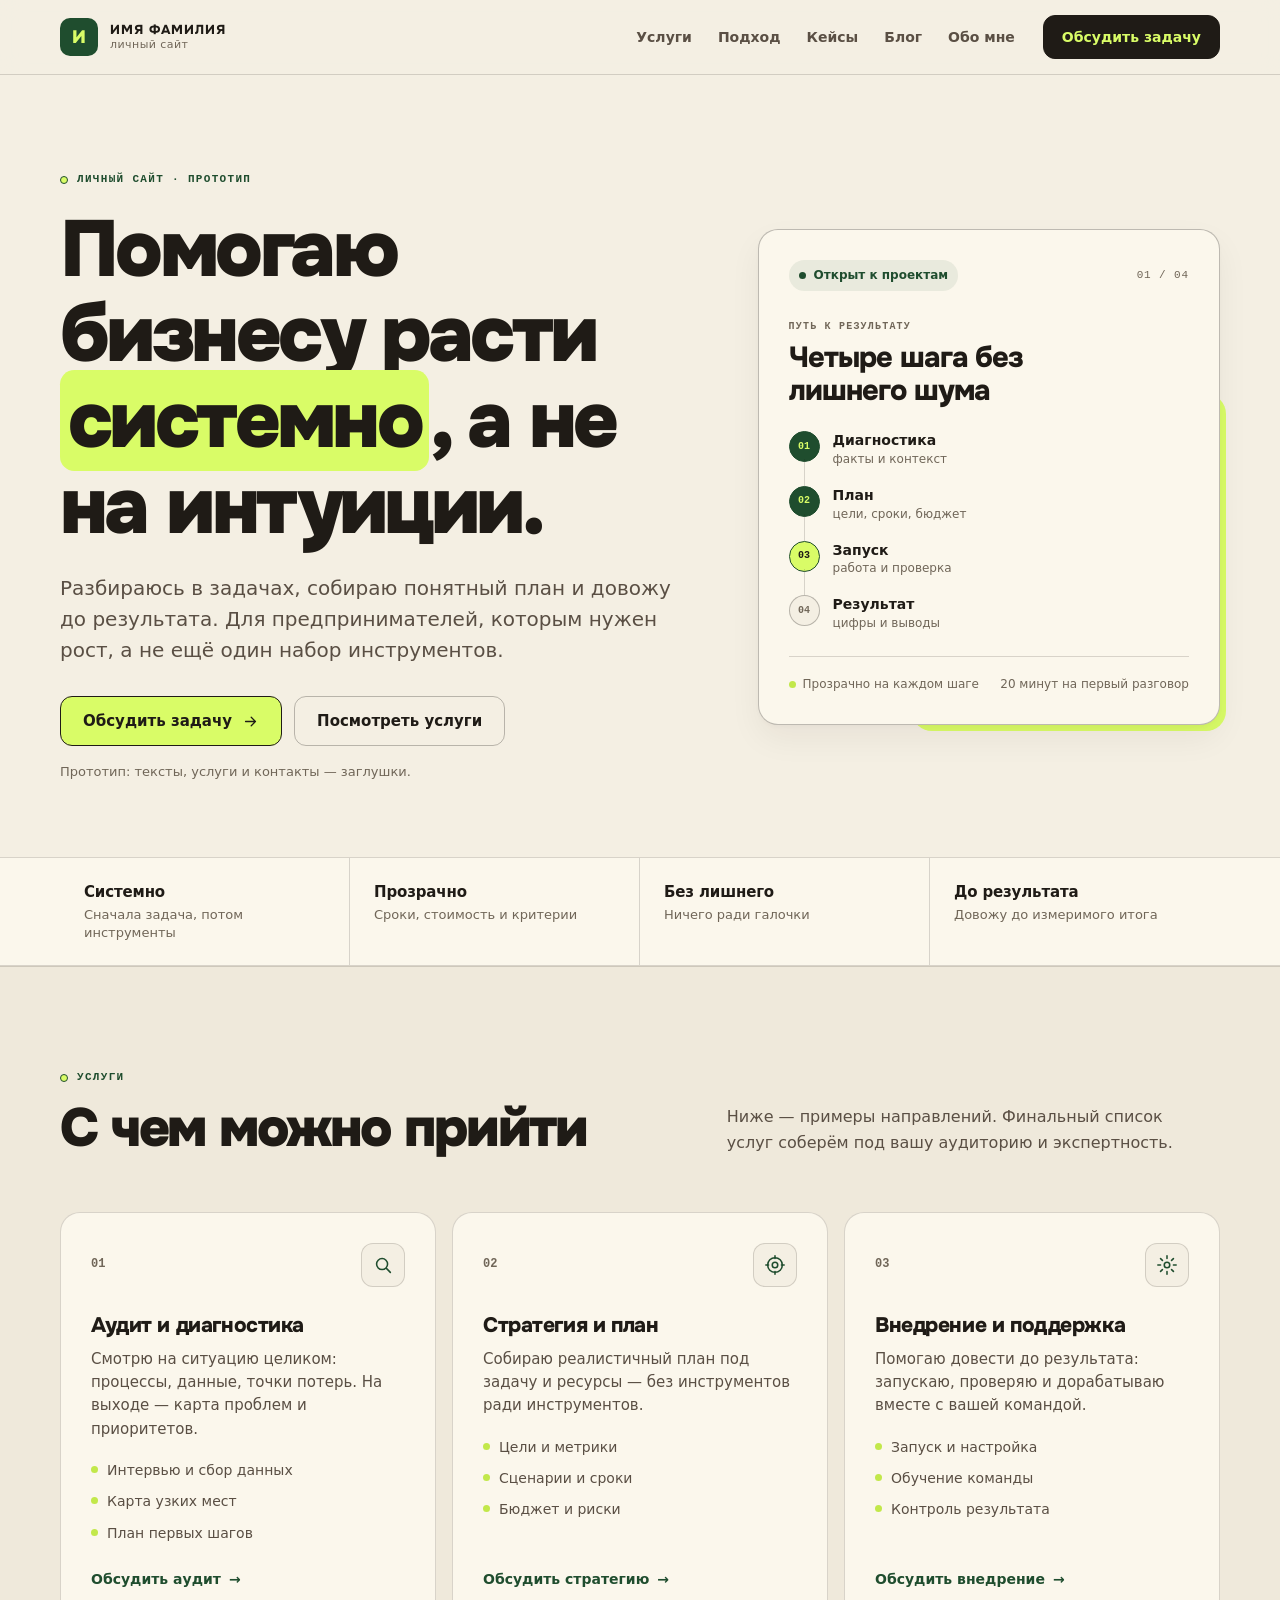
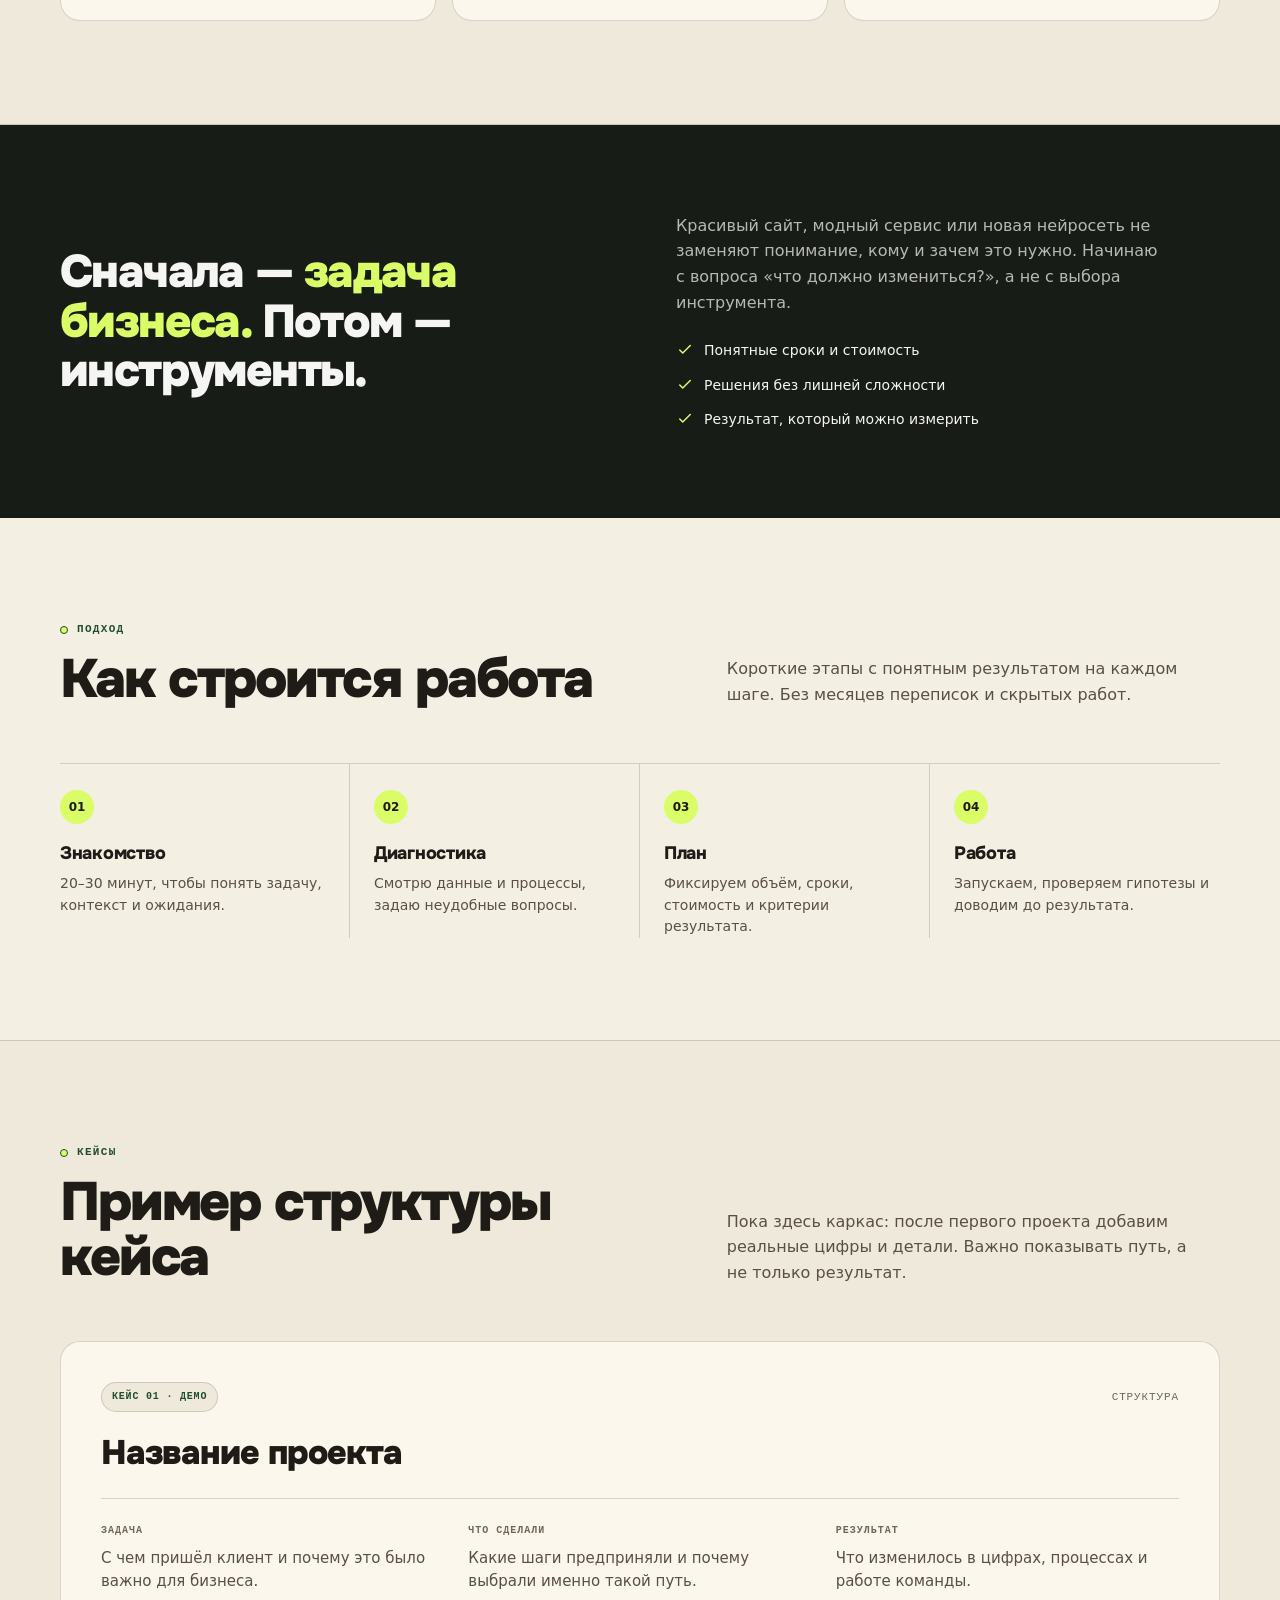
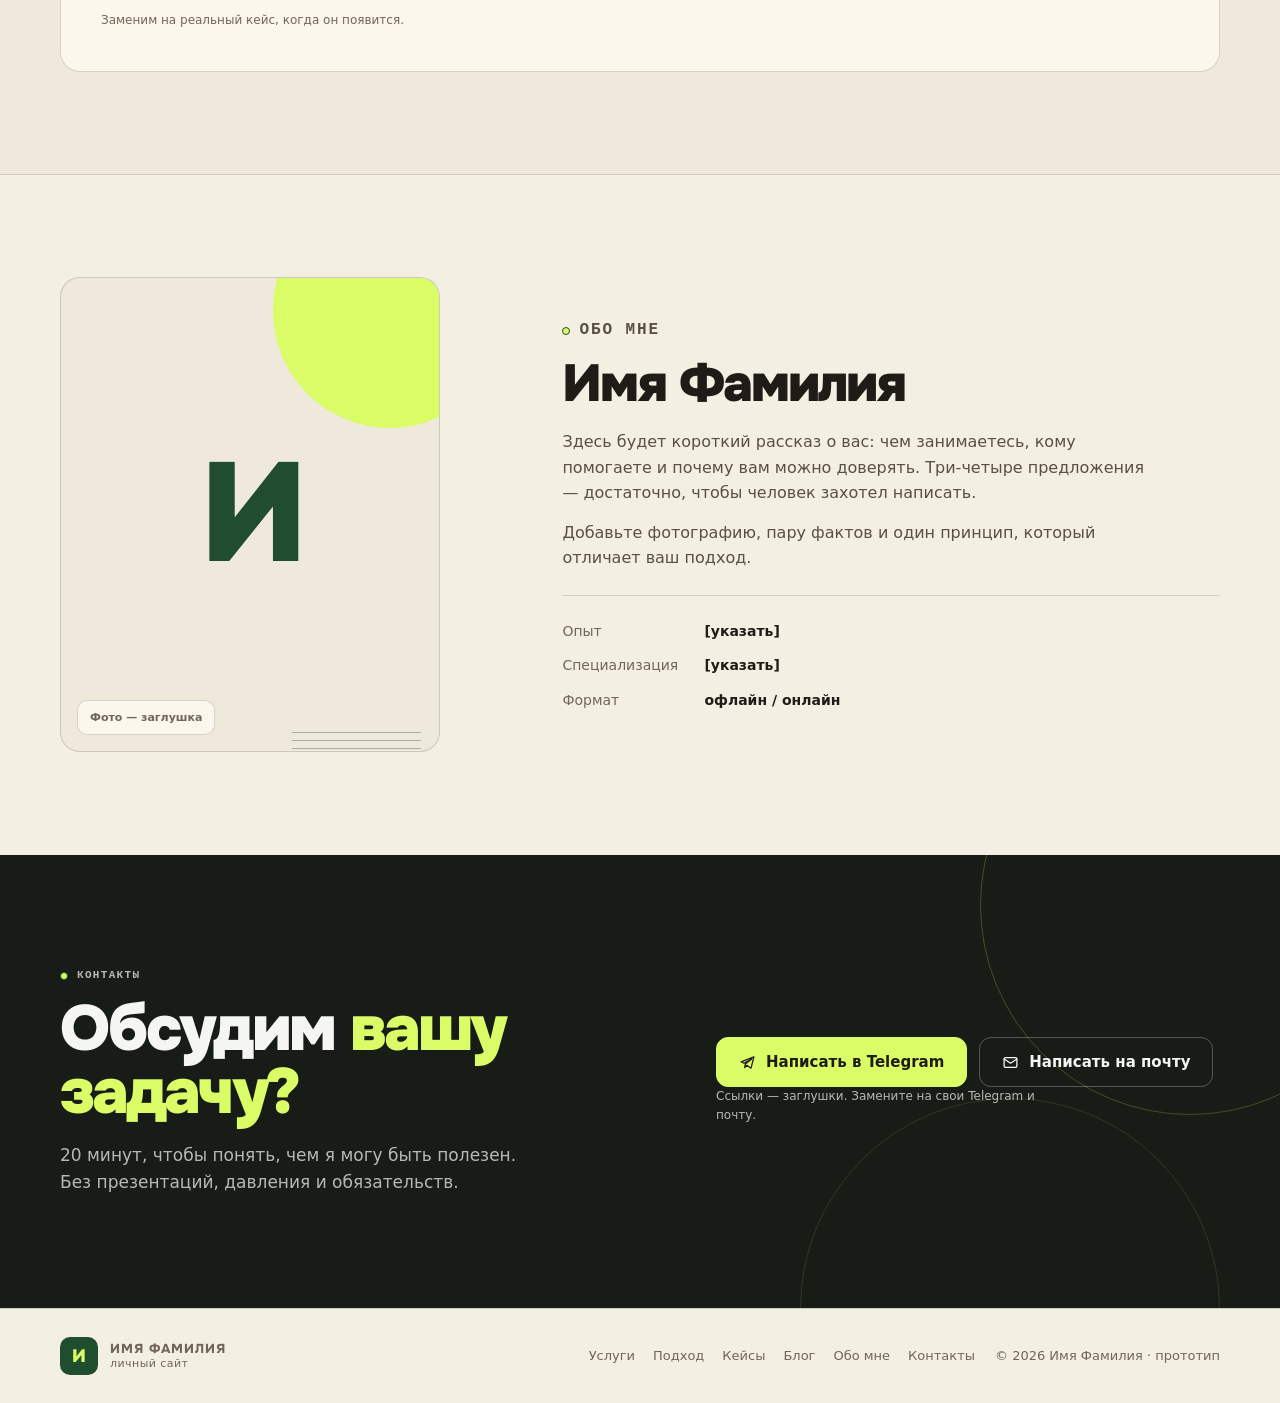
<file: index.html>
<!--
---
project: личный сайт
source: прототип на основе визуального стиля comandos.ai
date: 2026-10-26
tags: [сайт, прототип, дизайн, личный-бренд]
---
-->
<!DOCTYPE html>
<html lang="ru">
<head>
  <meta charset="UTF-8">
  <meta name="viewport" content="width=device-width, initial-scale=1, viewport-fit=cover">
  <meta name="description" content="Прототип личного бизнес-сайта: структура, тексты-заглушки и оформление в тёплой бумажной палитре с тёмно-зелёным и лаймовым акцентом.">
  <meta name="robots" content="noindex, nofollow">
  <meta name="theme-color" content="#F4EFE3">
  <title>Имя Фамилия — личный сайт (прототип)</title>
  <link rel="preconnect" href="https://fonts.googleapis.com">
  <link rel="preconnect" href="https://fonts.gstatic.com" crossorigin>
  <link href="https://fonts.googleapis.com/css2?family=Onest:wght@400;500;600;700;800;900&display=swap" rel="stylesheet">
  <link rel="stylesheet" href="style.css">
</head>
<body>
  <a class="skip" href="#main">К содержанию</a>

  <header class="site-header">
    <div class="container header-inner">
      <a class="brand" href="#top" aria-label="На главную">
        <span class="brand__mark" aria-hidden="true">И</span>
        <span class="brand__text">
          <strong>ИМЯ ФАМИЛИЯ</strong>
          <small>личный сайт</small>
        </span>
      </a>

      <input class="nav-toggle" type="checkbox" id="nav-toggle">
      <label class="nav-burger" for="nav-toggle" aria-label="Открыть меню">
        <span></span>
        <span></span>
      </label>

      <nav class="nav" aria-label="Основное меню">
        <a href="#services">Услуги</a>
        <a href="#approach">Подход</a>
        <a href="#cases">Кейсы</a>
        <a href="blog.html">Блог</a>
        <a href="#about">Обо мне</a>
        <a class="btn btn--primary nav-cta" href="#contact">Обсудить задачу</a>
      </nav>

      <a class="btn btn--primary header-cta" href="#contact">Обсудить задачу</a>
    </div>
  </header>

  <main id="main">
    <section class="hero" id="top">
      <div class="container hero__grid">
        <div class="hero__copy">
          <p class="eyebrow"><span class="eyebrow__dot"></span>Личный сайт · прототип</p>
          <h1>Помогаю бизнесу расти <span class="mark">системно</span>, а не на интуиции.</h1>
          <p class="lead">Разбираюсь в задачах, собираю понятный план и довожу до результата. Для предпринимателей, которым нужен рост, а не ещё один набор инструментов.</p>
          <div class="hero__actions">
            <a class="btn btn--primary" href="#contact">
              Обсудить задачу
              <svg viewBox="0 0 24 24" aria-hidden="true"><path d="M5 12h14M13 6l6 6-6 6"/></svg>
            </a>
            <a class="btn btn--outline" href="#services">Посмотреть услуги</a>
          </div>
          <p class="note">Прототип: тексты, услуги и контакты — заглушки.</p>
        </div>

        <div class="hero__visual">
          <aside class="hero-card" aria-label="Схема работы">
            <div class="hero-card__top">
              <span class="status"><i></i>Открыт к проектам</span>
              <span class="mono">01 / 04</span>
            </div>
            <p class="hero-card__label">Путь к результату</p>
            <p class="hero-card__title">Четыре шага без лишнего шума</p>
            <ol class="timeline">
              <li class="is-done">
                <span class="timeline__n">01</span>
                <span class="timeline__body">
                  <b>Диагностика</b>
                  <small>факты и контекст</small>
                </span>
              </li>
              <li class="is-done">
                <span class="timeline__n">02</span>
                <span class="timeline__body">
                  <b>План</b>
                  <small>цели, сроки, бюджет</small>
                </span>
              </li>
              <li class="is-active">
                <span class="timeline__n">03</span>
                <span class="timeline__body">
                  <b>Запуск</b>
                  <small>работа и проверка</small>
                </span>
              </li>
              <li>
                <span class="timeline__n">04</span>
                <span class="timeline__body">
                  <b>Результат</b>
                  <small>цифры и выводы</small>
                </span>
              </li>
            </ol>
            <div class="hero-card__foot">
              <span><i></i>Прозрачно на каждом шаге</span>
              <span>20 минут на первый разговор</span>
            </div>
          </aside>
        </div>
      </div>
    </section>

    <section class="values" aria-label="Принципы работы">
      <div class="container values__grid">
        <div class="value">
          <b>Системно</b>
          <span>Сначала задача, потом инструменты</span>
        </div>
        <div class="value">
          <b>Прозрачно</b>
          <span>Сроки, стоимость и критерии</span>
        </div>
        <div class="value">
          <b>Без лишнего</b>
          <span>Ничего ради галочки</span>
        </div>
        <div class="value">
          <b>До результата</b>
          <span>Довожу до измеримого итога</span>
        </div>
      </div>
    </section>

    <section class="section section--paper2" id="services">
      <div class="container">
        <div class="section-head">
          <div>
            <p class="eyebrow"><span class="eyebrow__dot"></span>Услуги</p>
            <h2>С чем можно прийти</h2>
          </div>
          <p>Ниже — примеры направлений. Финальный список услуг соберём под вашу аудиторию и экспертность.</p>
        </div>

        <div class="services">
          <article class="service">
            <div class="service__top">
              <span class="service__num">01</span>
              <span class="service__icon" aria-hidden="true">
                <svg viewBox="0 0 24 24"><circle cx="11" cy="11" r="6"/><path d="m16 16 4 4"/></svg>
              </span>
            </div>
            <h3>Аудит и диагностика</h3>
            <p>Смотрю на ситуацию целиком: процессы, данные, точки потерь. На выходе — карта проблем и приоритетов.</p>
            <ul class="ticks">
              <li>Интервью и сбор данных</li>
              <li>Карта узких мест</li>
              <li>План первых шагов</li>
            </ul>
            <a class="text-link" href="#contact">Обсудить аудит <span aria-hidden="true">→</span></a>
          </article>

          <article class="service">
            <div class="service__top">
              <span class="service__num">02</span>
              <span class="service__icon" aria-hidden="true">
                <svg viewBox="0 0 24 24"><circle cx="12" cy="12" r="8"/><circle cx="12" cy="12" r="3"/><path d="M12 2v3M12 19v3M2 12h3M19 12h3"/></svg>
              </span>
            </div>
            <h3>Стратегия и план</h3>
            <p>Собираю реалистичный план под задачу и ресурсы — без инструментов ради инструментов.</p>
            <ul class="ticks">
              <li>Цели и метрики</li>
              <li>Сценарии и сроки</li>
              <li>Бюджет и риски</li>
            </ul>
            <a class="text-link" href="#contact">Обсудить стратегию <span aria-hidden="true">→</span></a>
          </article>

          <article class="service">
            <div class="service__top">
              <span class="service__num">03</span>
              <span class="service__icon" aria-hidden="true">
                <svg viewBox="0 0 24 24"><circle cx="12" cy="12" r="3"/><path d="M12 2v3M12 19v3M2 12h3M19 12h3M5 5l2 2M17 17l2 2M19 5l-2 2M7 17l-2 2"/></svg>
              </span>
            </div>
            <h3>Внедрение и поддержка</h3>
            <p>Помогаю довести до результата: запускаю, проверяю и дорабатываю вместе с вашей командой.</p>
            <ul class="ticks">
              <li>Запуск и настройка</li>
              <li>Обучение команды</li>
              <li>Контроль результата</li>
            </ul>
            <a class="text-link" href="#contact">Обсудить внедрение <span aria-hidden="true">→</span></a>
          </article>
        </div>
      </div>
    </section>

    <section class="principle" aria-label="Принцип работы">
      <div class="container principle__grid">
        <blockquote>Сначала — <em>задача бизнеса.</em> Потом — инструменты.</blockquote>
        <div class="principle__body">
          <p>Красивый сайт, модный сервис или новая нейросеть не заменяют понимание, кому и зачем это нужно. Начинаю с вопроса «что должно измениться?», а не с выбора инструмента.</p>
          <ul class="principle__list">
            <li>
              <svg viewBox="0 0 24 24" aria-hidden="true"><path d="m5 12 4 4L19 6"/></svg>
              Понятные сроки и стоимость
            </li>
            <li>
              <svg viewBox="0 0 24 24" aria-hidden="true"><path d="m5 12 4 4L19 6"/></svg>
              Решения без лишней сложности
            </li>
            <li>
              <svg viewBox="0 0 24 24" aria-hidden="true"><path d="m5 12 4 4L19 6"/></svg>
              Результат, который можно измерить
            </li>
          </ul>
        </div>
      </div>
    </section>

    <section class="section" id="approach">
      <div class="container">
        <div class="section-head">
          <div>
            <p class="eyebrow"><span class="eyebrow__dot"></span>Подход</p>
            <h2>Как строится работа</h2>
          </div>
          <p>Короткие этапы с понятным результатом на каждом шаге. Без месяцев переписок и скрытых работ.</p>
        </div>

        <div class="process">
          <div class="step">
            <span class="step__n">01</span>
            <h3>Знакомство</h3>
            <p>20–30 минут, чтобы понять задачу, контекст и ожидания.</p>
          </div>
          <div class="step">
            <span class="step__n">02</span>
            <h3>Диагностика</h3>
            <p>Смотрю данные и процессы, задаю неудобные вопросы.</p>
          </div>
          <div class="step">
            <span class="step__n">03</span>
            <h3>План</h3>
            <p>Фиксируем объём, сроки, стоимость и критерии результата.</p>
          </div>
          <div class="step">
            <span class="step__n">04</span>
            <h3>Работа</h3>
            <p>Запускаем, проверяем гипотезы и доводим до результата.</p>
          </div>
        </div>
      </div>
    </section>

    <section class="section section--paper2" id="cases">
      <div class="container">
        <div class="section-head">
          <div>
            <p class="eyebrow"><span class="eyebrow__dot"></span>Кейсы</p>
            <h2>Пример структуры кейса</h2>
          </div>
          <p>Пока здесь каркас: после первого проекта добавим реальные цифры и детали. Важно показывать путь, а не только результат.</p>
        </div>

        <article class="case">
          <div class="case__top">
            <span class="tag">Кейс 01 · демо</span>
            <span class="mono">Структура</span>
          </div>
          <h3>Название проекта</h3>
          <div class="case__grid">
            <div>
              <p class="case__label">Задача</p>
              <p>С чем пришёл клиент и почему это было важно для бизнеса.</p>
            </div>
            <div>
              <p class="case__label">Что сделали</p>
              <p>Какие шаги предприняли и почему выбрали именно такой путь.</p>
            </div>
            <div>
              <p class="case__label">Результат</p>
              <p>Что изменилось в цифрах, процессах и работе команды.</p>
            </div>
          </div>
          <p class="case__note">Заменим на реальный кейс, когда он появится.</p>
        </article>
      </div>
    </section>

    <section class="section" id="about">
      <div class="container about">
        <div class="portrait" aria-label="Место для фотографии">
          <span class="portrait__mark" aria-hidden="true">И</span>
          <span class="portrait__badge">Фото — заглушка</span>
        </div>
        <div>
          <p class="eyebrow"><span class="eyebrow__dot"></span>Обо мне</p>
          <h2>Имя Фамилия</h2>
          <p>Здесь будет короткий рассказ о вас: чем занимаетесь, кому помогаете и почему вам можно доверять. Три-четыре предложения — достаточно, чтобы человек захотел написать.</p>
          <p>Добавьте фотографию, пару фактов и один принцип, который отличает ваш подход.</p>
          <dl class="about__facts">
            <div class="about__fact">
              <dt>Опыт</dt>
              <dd>[указать]</dd>
            </div>
            <div class="about__fact">
              <dt>Специализация</dt>
              <dd>[указать]</dd>
            </div>
            <div class="about__fact">
              <dt>Формат</dt>
              <dd>офлайн / онлайн</dd>
            </div>
          </dl>
        </div>
      </div>
    </section>

    <section class="cta" id="contact">
      <div class="container cta__grid">
        <div>
          <p class="eyebrow"><span class="eyebrow__dot"></span>Контакты</p>
          <h2>Обсудим <em>вашу задачу?</em></h2>
          <p>20 минут, чтобы понять, чем я могу быть полезен. Без презентаций, давления и обязательств.</p>
        </div>
        <div>
          <div class="cta__actions">
            <a class="btn btn--lime" href="https://t.me/username">
              <svg viewBox="0 0 24 24" aria-hidden="true"><path d="m21 4-4 16-6-4-3 3 1-5 9-7-11 6-4-2 18-7Z"/></svg>
              Написать в Telegram
            </a>
            <a class="btn btn--ghost-light" href="mailto:hello@example.com">
              <svg viewBox="0 0 24 24" aria-hidden="true"><rect x="3" y="5" width="18" height="14" rx="2"/><path d="m3 7 9 6 9-6"/></svg>
              Написать на почту
            </a>
          </div>
          <p class="cta__note">Ссылки — заглушки. Замените на свои Telegram и почту.</p>
        </div>
      </div>
    </section>
  </main>

  <footer class="site-footer">
    <div class="container footer-inner">
      <a class="brand" href="#top" aria-label="На главную">
        <span class="brand__mark" aria-hidden="true">И</span>
        <span class="brand__text">
          <strong>ИМЯ ФАМИЛИЯ</strong>
          <small>личный сайт</small>
        </span>
      </a>
      <nav class="footer-nav" aria-label="Меню в подвале">
        <a href="#services">Услуги</a>
        <a href="#approach">Подход</a>
        <a href="#cases">Кейсы</a>
        <a href="blog.html">Блог</a>
        <a href="#about">Обо мне</a>
        <a href="#contact">Контакты</a>
      </nav>
      <span>© 2026 Имя Фамилия · прототип</span>
    </div>
  </footer>

  <script>
    const navToggle = document.getElementById("nav-toggle");
    document.querySelectorAll(".nav a").forEach((link) => {
      link.addEventListener("click", () => {
        navToggle.checked = false;
      });
    });
    document.addEventListener("keydown", (event) => {
      if (event.key === "Escape") {
        navToggle.checked = false;
      }
    });
  </script>
</body>
</html>
</file>
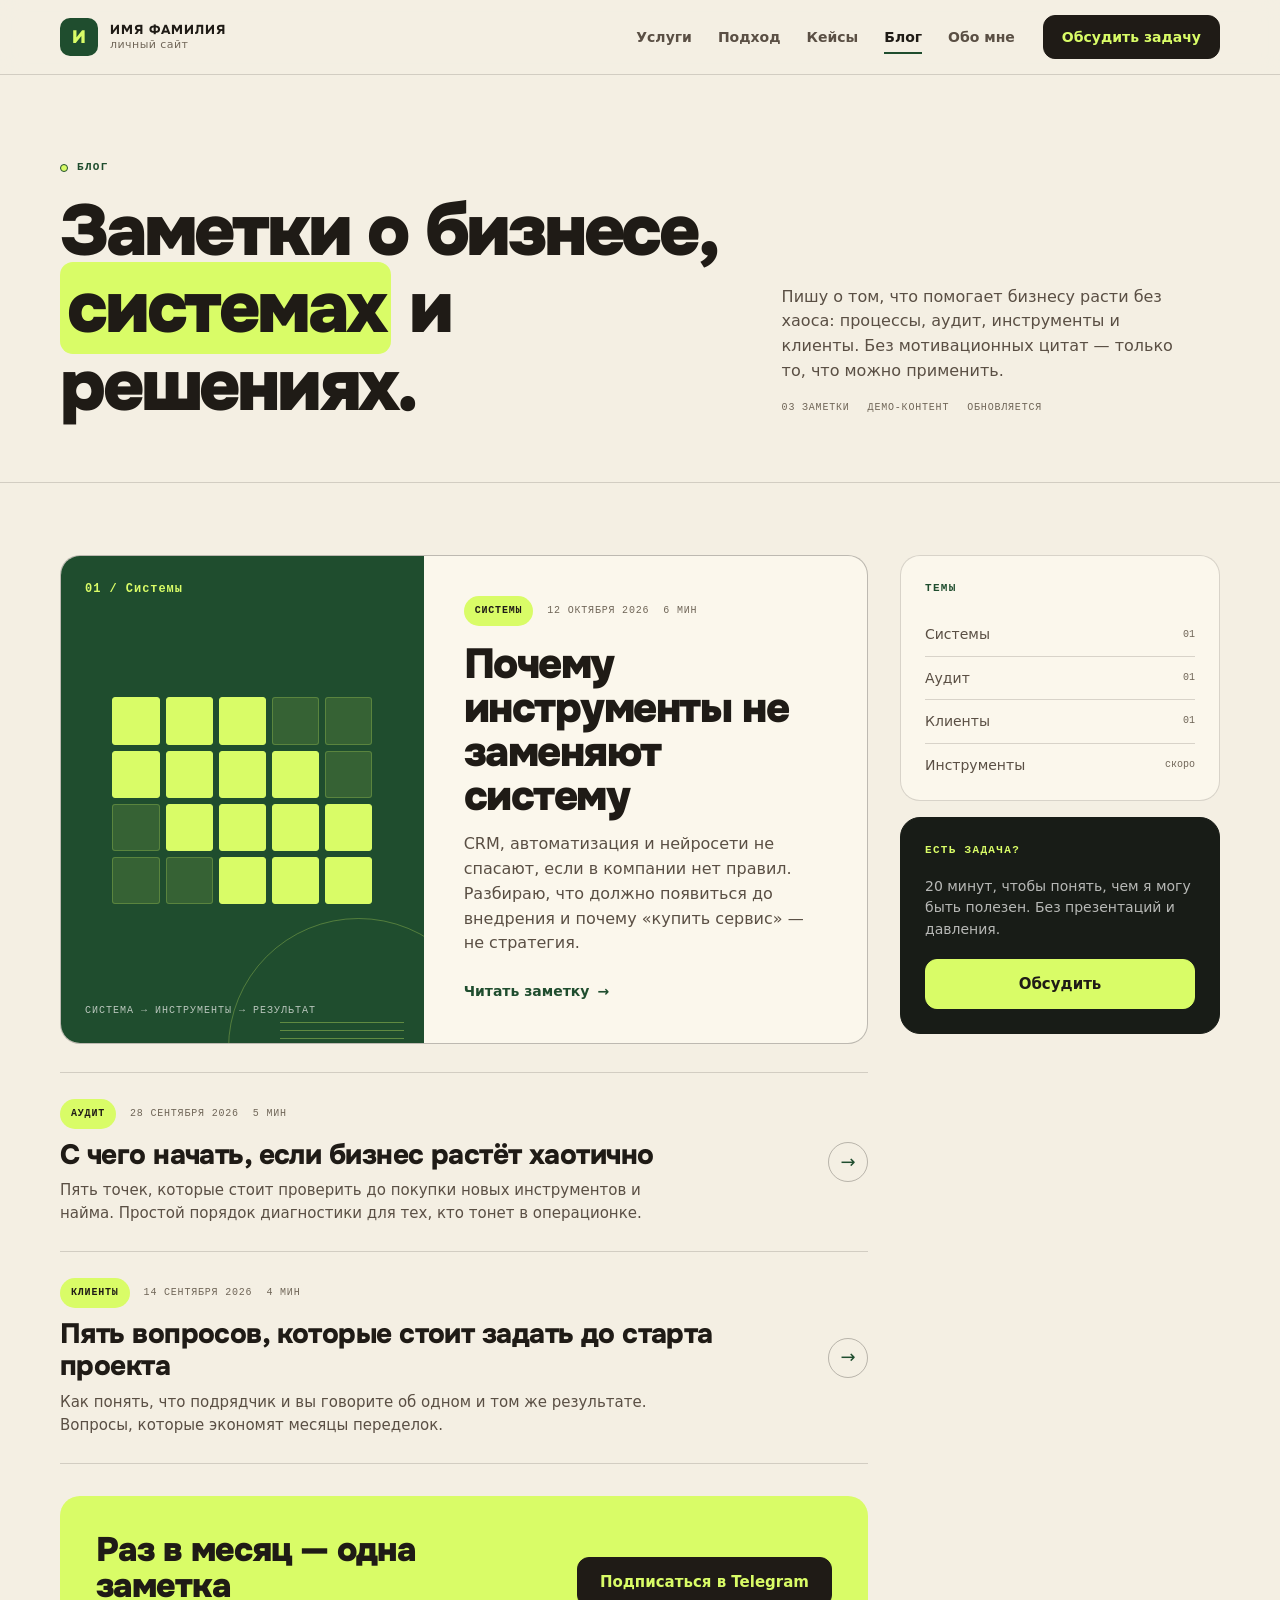
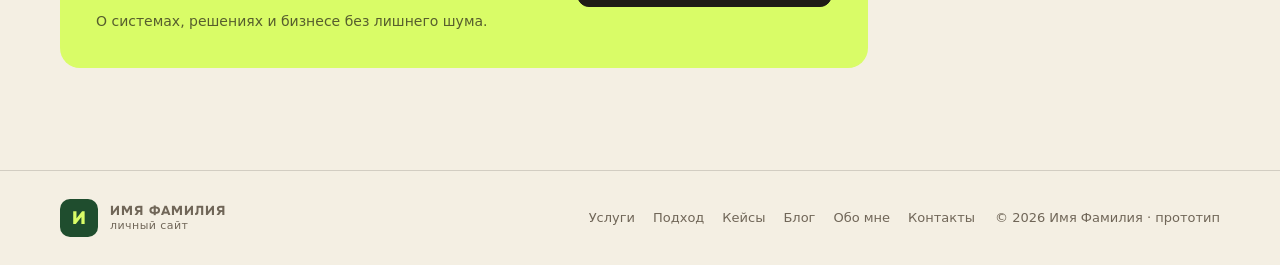
<file: blog.html>
<!--
---
project: личный сайт
source: прототип блога в дизайн-системе проекта
date: 2026-10-27
tags: [сайт, блог, прототип, дизайн]
---
-->
<!DOCTYPE html>
<html lang="ru">
<head>
  <meta charset="UTF-8">
  <meta name="viewport" content="width=device-width, initial-scale=1, viewport-fit=cover">
  <meta name="description" content="Блог личного сайта: заметки о бизнесе, системах, аудите и клиентах. Демо-контент прототипа.">
  <meta name="robots" content="noindex, nofollow">
  <meta name="theme-color" content="#F4EFE3">
  <title>Блог — Имя Фамилия</title>
  <link rel="preconnect" href="https://fonts.googleapis.com">
  <link rel="preconnect" href="https://fonts.gstatic.com" crossorigin>
  <link href="https://fonts.googleapis.com/css2?family=Onest:wght@400;500;600;700;800;900&display=swap" rel="stylesheet">
  <link rel="stylesheet" href="style.css">
  <link rel="stylesheet" href="blog.css">
</head>
<body>
  <a class="skip" href="#main">К содержанию</a>

  <header class="site-header">
    <div class="container header-inner">
      <a class="brand" href="index.html" aria-label="На главную">
        <span class="brand__mark" aria-hidden="true">И</span>
        <span class="brand__text">
          <strong>ИМЯ ФАМИЛИЯ</strong>
          <small>личный сайт</small>
        </span>
      </a>

      <input class="nav-toggle" type="checkbox" id="nav-toggle">
      <label class="nav-burger" for="nav-toggle" aria-label="Открыть меню">
        <span></span>
        <span></span>
      </label>

      <nav class="nav" aria-label="Основное меню">
        <a href="index.html#services">Услуги</a>
        <a href="index.html#approach">Подход</a>
        <a href="index.html#cases">Кейсы</a>
        <a href="blog.html" aria-current="page">Блог</a>
        <a href="index.html#about">Обо мне</a>
        <a class="btn btn--primary nav-cta" href="index.html#contact">Обсудить задачу</a>
      </nav>

      <a class="btn btn--primary header-cta" href="index.html#contact">Обсудить задачу</a>
    </div>
  </header>

  <main id="main">
    <section class="blog-hero">
      <div class="container">
        <p class="eyebrow"><span class="eyebrow__dot"></span>Блог</p>
        <div class="blog-hero__grid">
          <h1>Заметки о бизнесе, <span class="mark">системах</span> и решениях.</h1>
          <div class="blog-hero__aside">
            <p>Пишу о том, что помогает бизнесу расти без хаоса: процессы, аудит, инструменты и клиенты. Без мотивационных цитат — только то, что можно применить.</p>
            <p class="blog-hero__meta"><span>03 заметки</span><span>демо-контент</span><span>обновляется</span></p>
          </div>
        </div>
      </div>
    </section>

    <section class="blog-section">
      <div class="container blog-layout">
        <div class="blog-main">
          <article class="featured-post">
            <div class="featured-post__visual" aria-hidden="true">
              <span class="featured-post__num">01 / Системы</span>
              <div class="featured-post__diagram">
                <span class="is-on"></span><span class="is-on"></span><span class="is-on"></span><span></span><span></span>
                <span class="is-on"></span><span class="is-on"></span><span class="is-on"></span><span class="is-on"></span><span></span>
                <span></span><span class="is-on"></span><span class="is-on"></span><span class="is-on"></span><span class="is-on"></span>
                <span></span><span></span><span class="is-on"></span><span class="is-on"></span><span class="is-on"></span>
              </div>
              <p class="featured-post__caption">Система → инструменты → результат</p>
            </div>
            <div class="featured-post__body">
              <div class="post-meta">
                <span class="tag">Системы</span>
                <time datetime="2026-10-12">12 октября 2026</time>
                <span>6 мин</span>
              </div>
              <h2><a href="articles/why-tools-dont-replace-systems.html">Почему инструменты не заменяют систему</a></h2>
              <p>CRM, автоматизация и нейросети не спасают, если в компании нет правил. Разбираю, что должно появиться до внедрения и почему «купить сервис» — не стратегия.</p>
              <a class="text-link" href="articles/why-tools-dont-replace-systems.html">Читать заметку <span aria-hidden="true">→</span></a>
            </div>
          </article>

          <div class="post-list">
            <article class="post-row">
              <div>
                <div class="post-meta">
                  <span class="tag">Аудит</span>
                  <time datetime="2026-09-28">28 сентября 2026</time>
                  <span>5 мин</span>
                </div>
                <h3><a href="articles/where-to-start-when-business-grows-chaotically.html">С чего начать, если бизнес растёт хаотично</a></h3>
                <p>Пять точек, которые стоит проверить до покупки новых инструментов и найма. Простой порядок диагностики для тех, кто тонет в операционке.</p>
              </div>
              <span class="post-row__arrow" aria-hidden="true">→</span>
            </article>

            <article class="post-row">
              <div>
                <div class="post-meta">
                  <span class="tag">Клиенты</span>
                  <time datetime="2026-09-14">14 сентября 2026</time>
                  <span>4 мин</span>
                </div>
                <h3><a href="articles/five-questions-before-project.html">Пять вопросов, которые стоит задать до старта проекта</a></h3>
                <p>Как понять, что подрядчик и вы говорите об одном и том же результате. Вопросы, которые экономят месяцы переделок.</p>
              </div>
              <span class="post-row__arrow" aria-hidden="true">→</span>
            </article>
          </div>

          <div class="blog-cta">
            <div>
              <h2>Раз в месяц — одна заметка</h2>
              <p>О системах, решениях и бизнесе без лишнего шума.</p>
            </div>
            <a class="btn btn--primary" href="https://t.me/username">Подписаться в Telegram</a>
          </div>
        </div>

        <aside class="blog-side">
          <div class="side-card">
            <p class="eyebrow">Темы</p>
            <ul class="topic-list">
              <li>Системы <span>01</span></li>
              <li>Аудит <span>01</span></li>
              <li>Клиенты <span>01</span></li>
              <li>Инструменты <span>скоро</span></li>
            </ul>
          </div>
          <div class="side-card side-card--dark">
            <p class="eyebrow">Есть задача?</p>
            <p>20 минут, чтобы понять, чем я могу быть полезен. Без презентаций и давления.</p>
            <a class="btn btn--lime" href="index.html#contact">Обсудить</a>
          </div>
        </aside>
      </div>
    </section>
  </main>

  <footer class="site-footer">
    <div class="container footer-inner">
      <a class="brand" href="index.html" aria-label="На главную">
        <span class="brand__mark" aria-hidden="true">И</span>
        <span class="brand__text">
          <strong>ИМЯ ФАМИЛИЯ</strong>
          <small>личный сайт</small>
        </span>
      </a>
      <nav class="footer-nav" aria-label="Меню в подвале">
        <a href="index.html#services">Услуги</a>
        <a href="index.html#approach">Подход</a>
        <a href="index.html#cases">Кейсы</a>
        <a href="blog.html">Блог</a>
        <a href="index.html#about">Обо мне</a>
        <a href="index.html#contact">Контакты</a>
      </nav>
      <span>© 2026 Имя Фамилия · прототип</span>
    </div>
  </footer>

  <script>
    const navToggle = document.getElementById("nav-toggle");
    document.querySelectorAll(".nav a").forEach((link) => {
      link.addEventListener("click", () => {
        navToggle.checked = false;
      });
    });
    document.addEventListener("keydown", (event) => {
      if (event.key === "Escape") {
        navToggle.checked = false;
      }
    });
  </script>
</body>
</html>
</file>
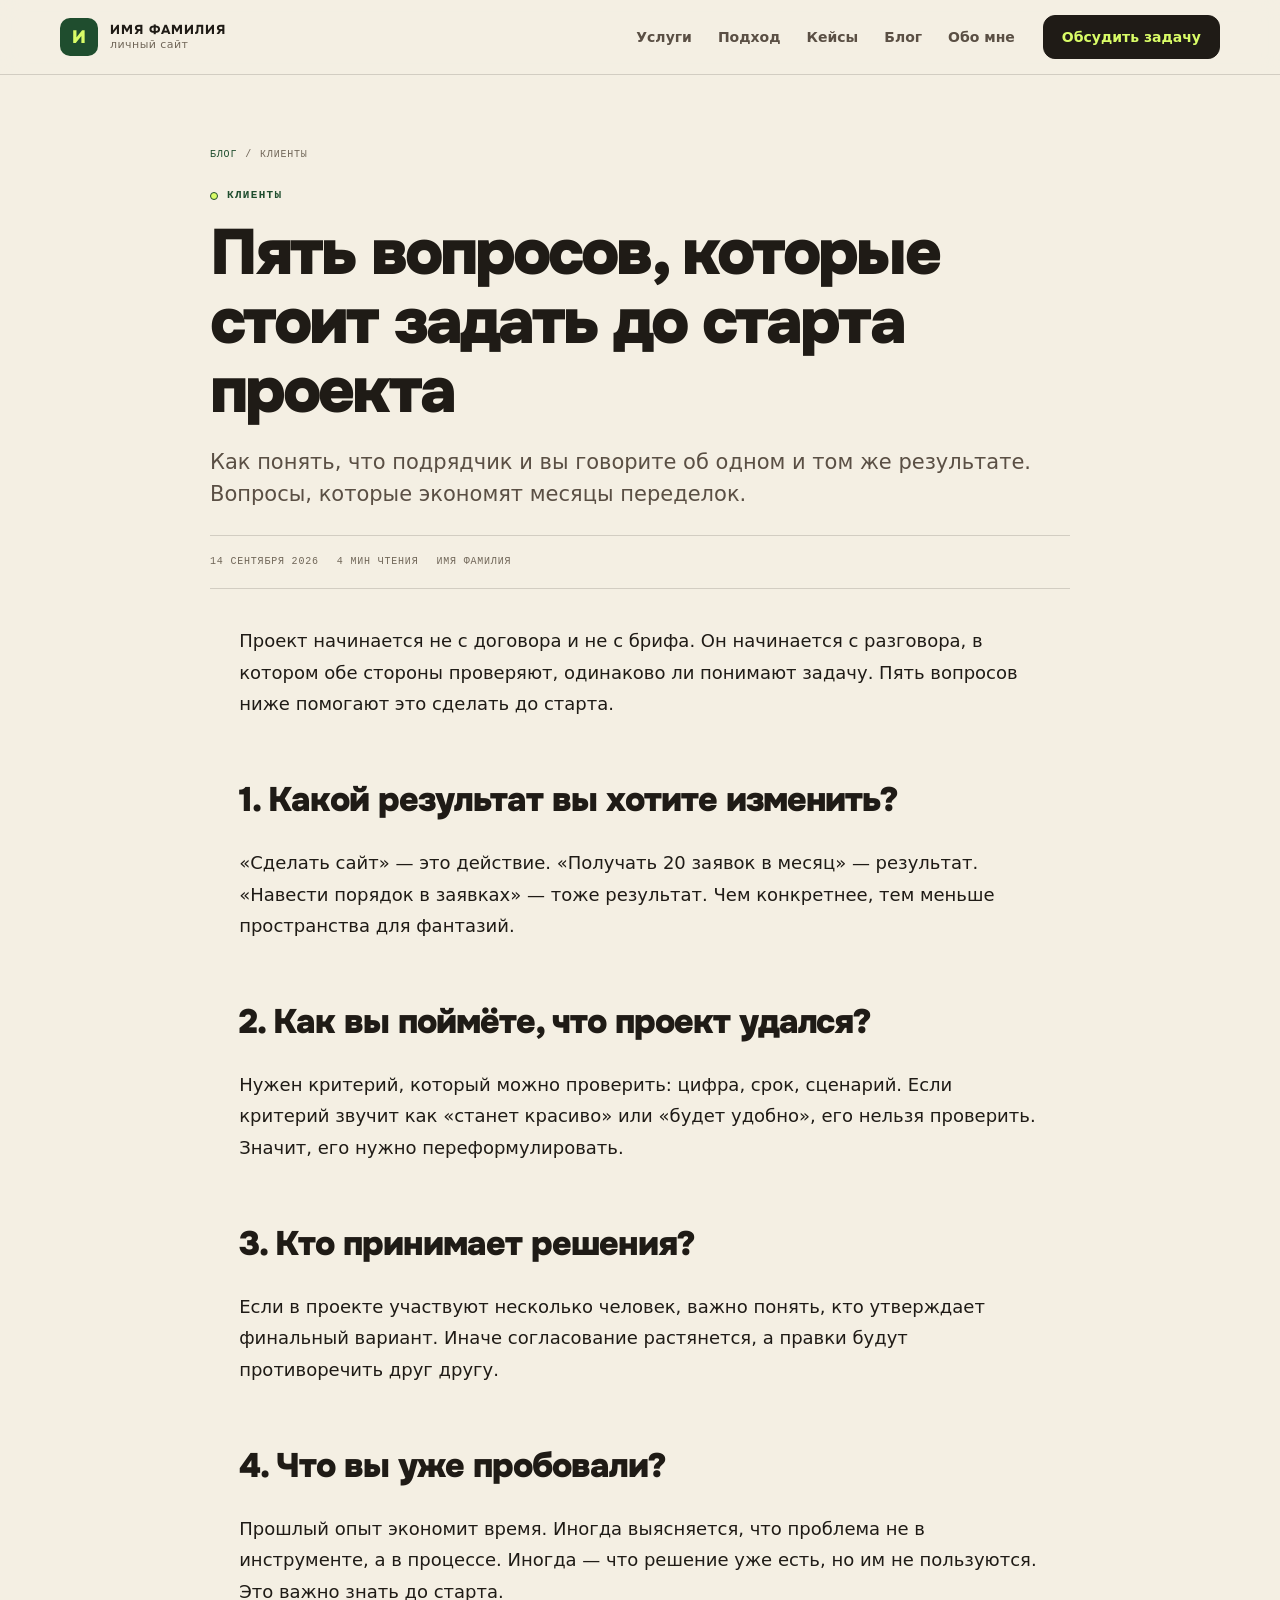
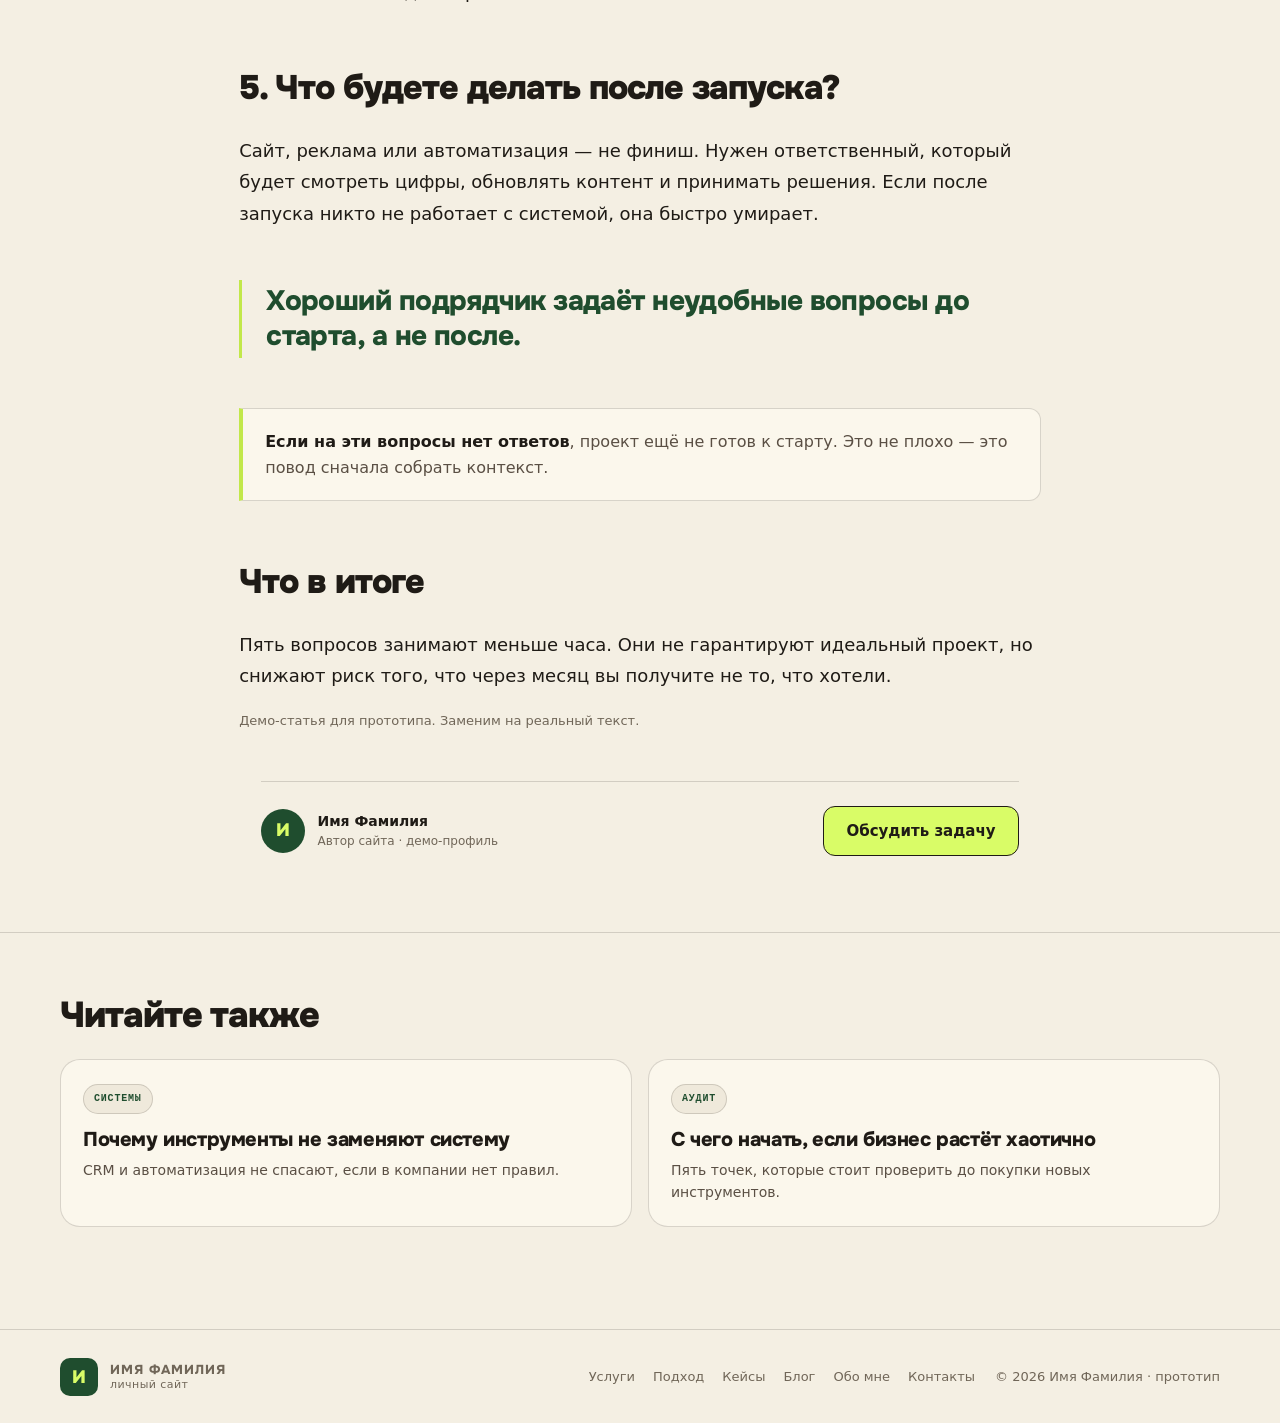
<file: articles/five-questions-before-project.html>
<!--
---
project: личный сайт
source: демо-статья для прототипа блога
date: 2026-09-14
tags: [блог, статья, клиенты, запуск]
---
-->
<!DOCTYPE html>
<html lang="ru">
<head>
  <meta charset="UTF-8">
  <meta name="viewport" content="width=device-width, initial-scale=1, viewport-fit=cover">
  <meta name="description" content="Пять вопросов, которые стоит задать до старта проекта, чтобы не потратить месяцы на переделки.">
  <meta name="robots" content="noindex, nofollow">
  <meta name="theme-color" content="#F4EFE3">
  <title>Пять вопросов до старта проекта — Блог</title>
  <link rel="preconnect" href="https://fonts.googleapis.com">
  <link rel="preconnect" href="https://fonts.gstatic.com" crossorigin>
  <link href="https://fonts.googleapis.com/css2?family=Onest:wght@400;500;600;700;800;900&display=swap" rel="stylesheet">
  <link rel="stylesheet" href="../style.css">
  <link rel="stylesheet" href="../blog.css">
</head>
<body>
  <div class="reading-progress" aria-hidden="true"><span></span></div>
  <a class="skip" href="#main">К содержанию</a>

  <header class="site-header">
    <div class="container header-inner">
      <a class="brand" href="../index.html" aria-label="На главную">
        <span class="brand__mark" aria-hidden="true">И</span>
        <span class="brand__text">
          <strong>ИМЯ ФАМИЛИЯ</strong>
          <small>личный сайт</small>
        </span>
      </a>

      <input class="nav-toggle" type="checkbox" id="nav-toggle">
      <label class="nav-burger" for="nav-toggle" aria-label="Открыть меню">
        <span></span>
        <span></span>
      </label>

      <nav class="nav" aria-label="Основное меню">
        <a href="../index.html#services">Услуги</a>
        <a href="../index.html#approach">Подход</a>
        <a href="../index.html#cases">Кейсы</a>
        <a href="../blog.html">Блог</a>
        <a href="../index.html#about">Обо мне</a>
        <a class="btn btn--primary nav-cta" href="../index.html#contact">Обсудить задачу</a>
      </nav>

      <a class="btn btn--primary header-cta" href="../index.html#contact">Обсудить задачу</a>
    </div>
  </header>

  <main id="main" class="article-page">
    <article class="article">
      <div class="container article__container">
        <nav class="breadcrumbs" aria-label="Хлебные крошки">
          <a href="../blog.html">Блог</a>
          <span aria-hidden="true">/</span>
          <span>Клиенты</span>
        </nav>

        <p class="eyebrow"><span class="eyebrow__dot"></span>Клиенты</p>
        <h1>Пять вопросов, которые стоит задать до старта проекта</h1>
        <p class="article__lead">Как понять, что подрядчик и вы говорите об одном и том же результате. Вопросы, которые экономят месяцы переделок.</p>
        <div class="article__meta">
          <time datetime="2026-09-14">14 сентября 2026</time>
          <span>4 мин чтения</span>
          <span>Имя Фамилия</span>
        </div>

        <div class="article__content">
          <p>Проект начинается не с договора и не с брифа. Он начинается с разговора, в котором обе стороны проверяют, одинаково ли понимают задачу. Пять вопросов ниже помогают это сделать до старта.</p>

          <h2>1. Какой результат вы хотите изменить?</h2>
          <p>«Сделать сайт» — это действие. «Получать 20 заявок в месяц» — результат. «Навести порядок в заявках» — тоже результат. Чем конкретнее, тем меньше пространства для фантазий.</p>

          <h2>2. Как вы поймёте, что проект удался?</h2>
          <p>Нужен критерий, который можно проверить: цифра, срок, сценарий. Если критерий звучит как «станет красиво» или «будет удобно», его нельзя проверить. Значит, его нужно переформулировать.</p>

          <h2>3. Кто принимает решения?</h2>
          <p>Если в проекте участвуют несколько человек, важно понять, кто утверждает финальный вариант. Иначе согласование растянется, а правки будут противоречить друг другу.</p>

          <h2>4. Что вы уже пробовали?</h2>
          <p>Прошлый опыт экономит время. Иногда выясняется, что проблема не в инструменте, а в процессе. Иногда — что решение уже есть, но им не пользуются. Это важно знать до старта.</p>

          <h2>5. Что будете делать после запуска?</h2>
          <p>Сайт, реклама или автоматизация — не финиш. Нужен ответственный, который будет смотреть цифры, обновлять контент и принимать решения. Если после запуска никто не работает с системой, она быстро умирает.</p>

          <blockquote>
            <p>Хороший подрядчик задаёт неудобные вопросы до старта, а не после.</p>
          </blockquote>

          <div class="callout">
            <p><strong>Если на эти вопросы нет ответов</strong>, проект ещё не готов к старту. Это не плохо — это повод сначала собрать контекст.</p>
          </div>

          <h2>Что в итоге</h2>
          <p>Пять вопросов занимают меньше часа. Они не гарантируют идеальный проект, но снижают риск того, что через месяц вы получите не то, что хотели.</p>

          <p class="note">Демо-статья для прототипа. Заменим на реальный текст.</p>
        </div>

        <div class="article__footer">
          <div class="author-card">
            <span class="author-card__mark" aria-hidden="true">И</span>
            <div>
              <b>Имя Фамилия</b>
              <span>Автор сайта · демо-профиль</span>
            </div>
          </div>
          <a class="btn btn--primary" href="../index.html#contact">Обсудить задачу</a>
        </div>
      </div>
    </article>

    <section class="related">
      <div class="container">
        <h2>Читайте также</h2>
        <div class="related__grid">
          <a class="related-card" href="why-tools-dont-replace-systems.html">
            <span class="tag">Системы</span>
            <h3>Почему инструменты не заменяют систему</h3>
            <p>CRM и автоматизация не спасают, если в компании нет правил.</p>
          </a>
          <a class="related-card" href="where-to-start-when-business-grows-chaotically.html">
            <span class="tag">Аудит</span>
            <h3>С чего начать, если бизнес растёт хаотично</h3>
            <p>Пять точек, которые стоит проверить до покупки новых инструментов.</p>
          </a>
        </div>
      </div>
    </section>
  </main>

  <footer class="site-footer">
    <div class="container footer-inner">
      <a class="brand" href="../index.html" aria-label="На главную">
        <span class="brand__mark" aria-hidden="true">И</span>
        <span class="brand__text">
          <strong>ИМЯ ФАМИЛИЯ</strong>
          <small>личный сайт</small>
        </span>
      </a>
      <nav class="footer-nav" aria-label="Меню в подвале">
        <a href="../index.html#services">Услуги</a>
        <a href="../index.html#approach">Подход</a>
        <a href="../index.html#cases">Кейсы</a>
        <a href="../blog.html">Блог</a>
        <a href="../index.html#about">Обо мне</a>
        <a href="../index.html#contact">Контакты</a>
      </nav>
      <span>© 2026 Имя Фамилия · прототип</span>
    </div>
  </footer>

  <script>
    const navToggle = document.getElementById("nav-toggle");
    document.querySelectorAll(".nav a").forEach((link) => {
      link.addEventListener("click", () => {
        navToggle.checked = false;
      });
    });
    document.addEventListener("keydown", (event) => {
      if (event.key === "Escape") {
        navToggle.checked = false;
      }
    });

    const progress = document.querySelector(".reading-progress span");
    const content = document.querySelector(".article__content");
    if (progress && content) {
      const updateProgress = () => {
        const rect = content.getBoundingClientRect();
        const total = content.offsetHeight - window.innerHeight;
        const value = total > 0 ? Math.min(1, Math.max(0, -rect.top / total)) : 0;
        progress.style.transform = `scaleX(${value})`;
      };
      window.addEventListener("scroll", updateProgress, { passive: true });
      window.addEventListener("resize", updateProgress);
      updateProgress();
    }
  </script>
</body>
</html>
</file>
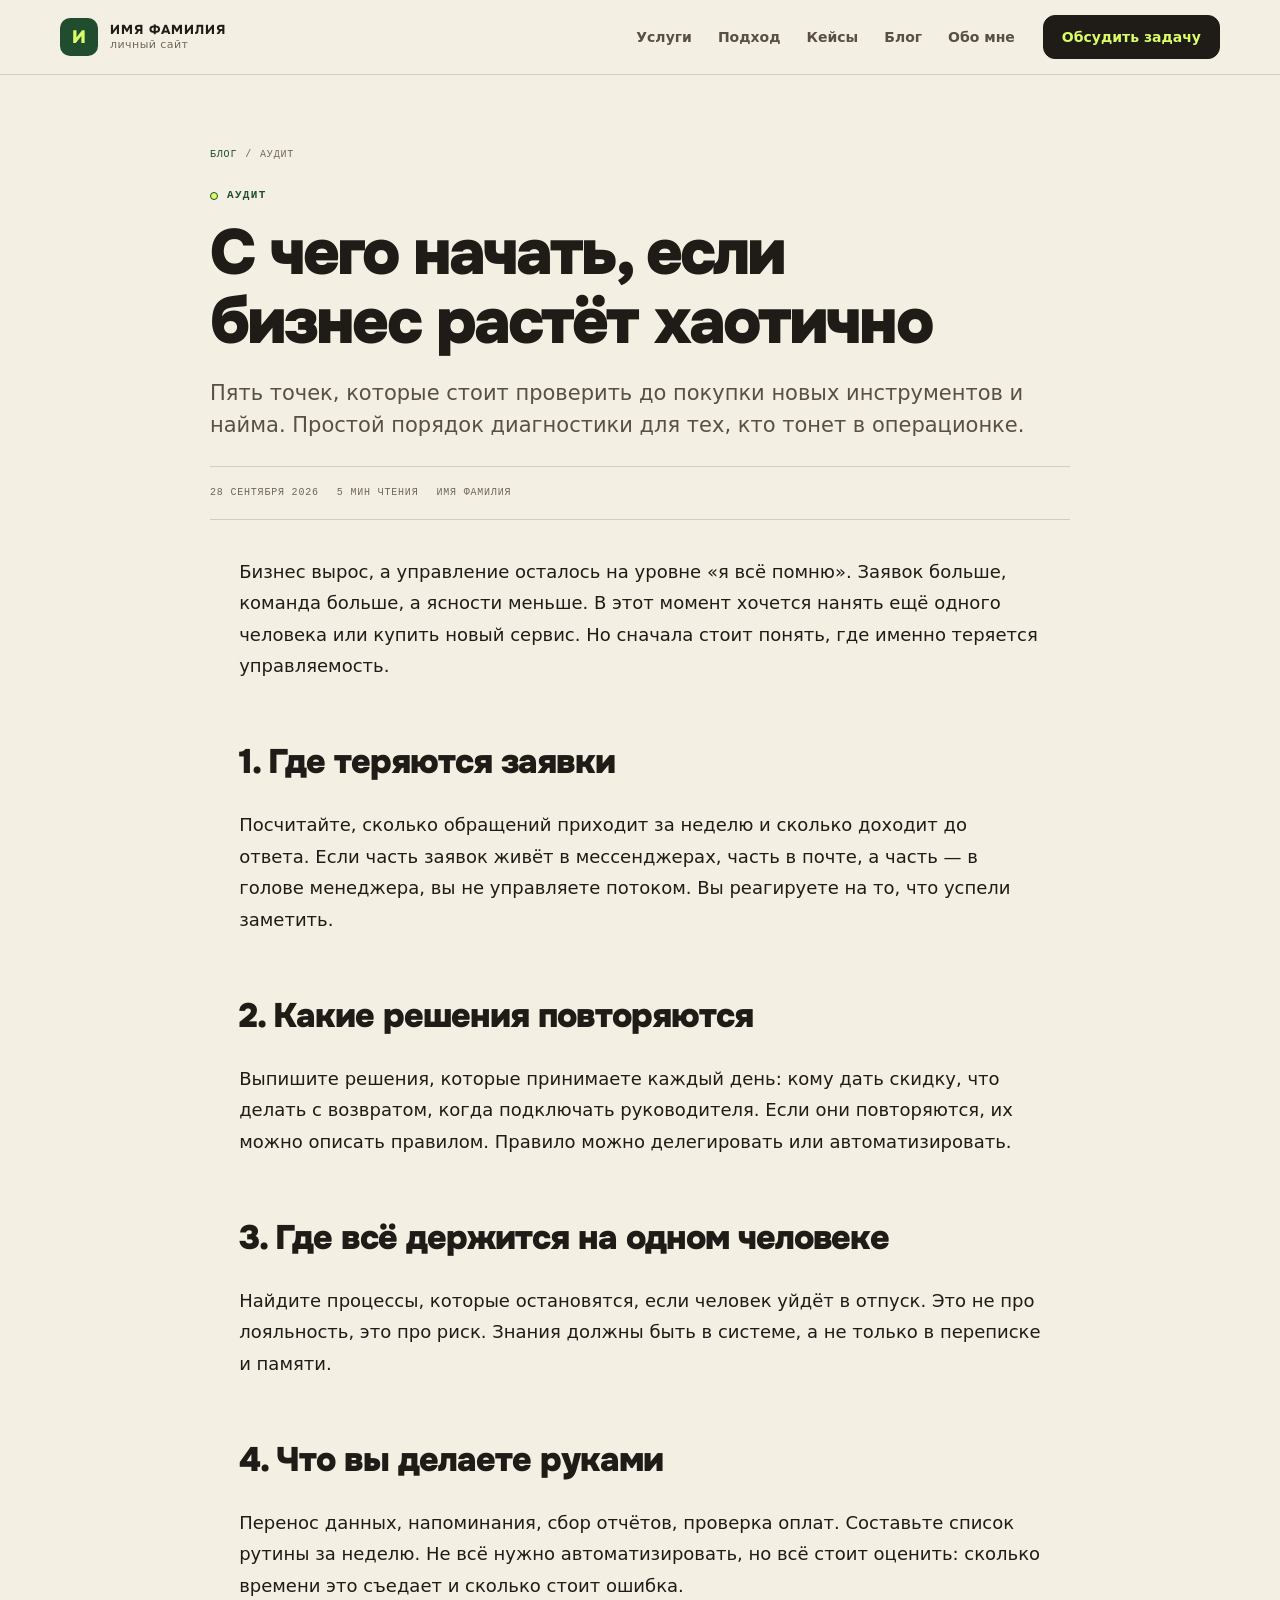
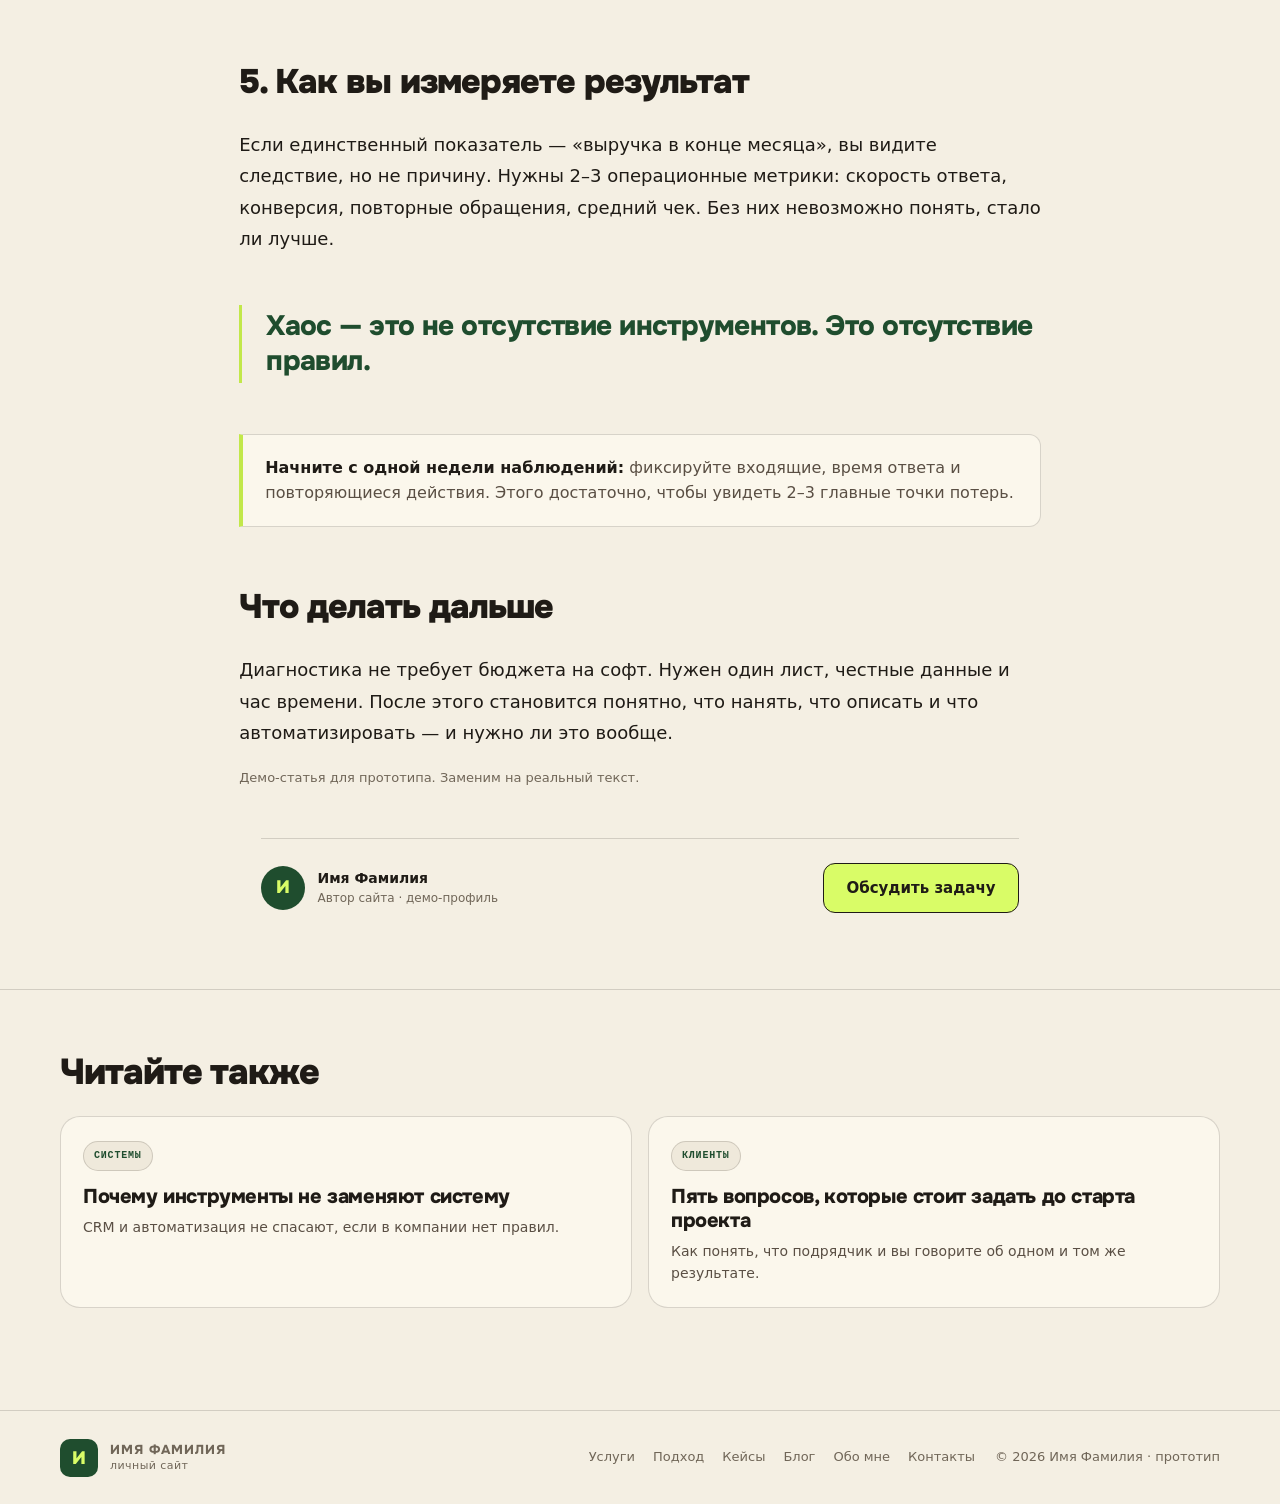
<file: articles/where-to-start-when-business-grows-chaotically.html>
<!--
---
project: личный сайт
source: демо-статья для прототипа блога
date: 2026-09-28
tags: [блог, статья, аудит, процессы]
---
-->
<!DOCTYPE html>
<html lang="ru">
<head>
  <meta charset="UTF-8">
  <meta name="viewport" content="width=device-width, initial-scale=1, viewport-fit=cover">
  <meta name="description" content="Пять точек, которые стоит проверить до покупки новых инструментов и найма. Простой порядок диагностики для бизнеса.">
  <meta name="robots" content="noindex, nofollow">
  <meta name="theme-color" content="#F4EFE3">
  <title>С чего начать, если бизнес растёт хаотично — Блог</title>
  <link rel="preconnect" href="https://fonts.googleapis.com">
  <link rel="preconnect" href="https://fonts.gstatic.com" crossorigin>
  <link href="https://fonts.googleapis.com/css2?family=Onest:wght@400;500;600;700;800;900&display=swap" rel="stylesheet">
  <link rel="stylesheet" href="../style.css">
  <link rel="stylesheet" href="../blog.css">
</head>
<body>
  <div class="reading-progress" aria-hidden="true"><span></span></div>
  <a class="skip" href="#main">К содержанию</a>

  <header class="site-header">
    <div class="container header-inner">
      <a class="brand" href="../index.html" aria-label="На главную">
        <span class="brand__mark" aria-hidden="true">И</span>
        <span class="brand__text">
          <strong>ИМЯ ФАМИЛИЯ</strong>
          <small>личный сайт</small>
        </span>
      </a>

      <input class="nav-toggle" type="checkbox" id="nav-toggle">
      <label class="nav-burger" for="nav-toggle" aria-label="Открыть меню">
        <span></span>
        <span></span>
      </label>

      <nav class="nav" aria-label="Основное меню">
        <a href="../index.html#services">Услуги</a>
        <a href="../index.html#approach">Подход</a>
        <a href="../index.html#cases">Кейсы</a>
        <a href="../blog.html">Блог</a>
        <a href="../index.html#about">Обо мне</a>
        <a class="btn btn--primary nav-cta" href="../index.html#contact">Обсудить задачу</a>
      </nav>

      <a class="btn btn--primary header-cta" href="../index.html#contact">Обсудить задачу</a>
    </div>
  </header>

  <main id="main" class="article-page">
    <article class="article">
      <div class="container article__container">
        <nav class="breadcrumbs" aria-label="Хлебные крошки">
          <a href="../blog.html">Блог</a>
          <span aria-hidden="true">/</span>
          <span>Аудит</span>
        </nav>

        <p class="eyebrow"><span class="eyebrow__dot"></span>Аудит</p>
        <h1>С чего начать, если бизнес растёт хаотично</h1>
        <p class="article__lead">Пять точек, которые стоит проверить до покупки новых инструментов и найма. Простой порядок диагностики для тех, кто тонет в операционке.</p>
        <div class="article__meta">
          <time datetime="2026-09-28">28 сентября 2026</time>
          <span>5 мин чтения</span>
          <span>Имя Фамилия</span>
        </div>

        <div class="article__content">
          <p>Бизнес вырос, а управление осталось на уровне «я всё помню». Заявок больше, команда больше, а ясности меньше. В этот момент хочется нанять ещё одного человека или купить новый сервис. Но сначала стоит понять, где именно теряется управляемость.</p>

          <h2>1. Где теряются заявки</h2>
          <p>Посчитайте, сколько обращений приходит за неделю и сколько доходит до ответа. Если часть заявок живёт в мессенджерах, часть в почте, а часть — в голове менеджера, вы не управляете потоком. Вы реагируете на то, что успели заметить.</p>

          <h2>2. Какие решения повторяются</h2>
          <p>Выпишите решения, которые принимаете каждый день: кому дать скидку, что делать с возвратом, когда подключать руководителя. Если они повторяются, их можно описать правилом. Правило можно делегировать или автоматизировать.</p>

          <h2>3. Где всё держится на одном человеке</h2>
          <p>Найдите процессы, которые остановятся, если человек уйдёт в отпуск. Это не про лояльность, это про риск. Знания должны быть в системе, а не только в переписке и памяти.</p>

          <h2>4. Что вы делаете руками</h2>
          <p>Перенос данных, напоминания, сбор отчётов, проверка оплат. Составьте список рутины за неделю. Не всё нужно автоматизировать, но всё стоит оценить: сколько времени это съедает и сколько стоит ошибка.</p>

          <h2>5. Как вы измеряете результат</h2>
          <p>Если единственный показатель — «выручка в конце месяца», вы видите следствие, но не причину. Нужны 2–3 операционные метрики: скорость ответа, конверсия, повторные обращения, средний чек. Без них невозможно понять, стало ли лучше.</p>

          <blockquote>
            <p>Хаос — это не отсутствие инструментов. Это отсутствие правил.</p>
          </blockquote>

          <div class="callout">
            <p><strong>Начните с одной недели наблюдений:</strong> фиксируйте входящие, время ответа и повторяющиеся действия. Этого достаточно, чтобы увидеть 2–3 главные точки потерь.</p>
          </div>

          <h2>Что делать дальше</h2>
          <p>Диагностика не требует бюджета на софт. Нужен один лист, честные данные и час времени. После этого становится понятно, что нанять, что описать и что автоматизировать — и нужно ли это вообще.</p>

          <p class="note">Демо-статья для прототипа. Заменим на реальный текст.</p>
        </div>

        <div class="article__footer">
          <div class="author-card">
            <span class="author-card__mark" aria-hidden="true">И</span>
            <div>
              <b>Имя Фамилия</b>
              <span>Автор сайта · демо-профиль</span>
            </div>
          </div>
          <a class="btn btn--primary" href="../index.html#contact">Обсудить задачу</a>
        </div>
      </div>
    </article>

    <section class="related">
      <div class="container">
        <h2>Читайте также</h2>
        <div class="related__grid">
          <a class="related-card" href="why-tools-dont-replace-systems.html">
            <span class="tag">Системы</span>
            <h3>Почему инструменты не заменяют систему</h3>
            <p>CRM и автоматизация не спасают, если в компании нет правил.</p>
          </a>
          <a class="related-card" href="five-questions-before-project.html">
            <span class="tag">Клиенты</span>
            <h3>Пять вопросов, которые стоит задать до старта проекта</h3>
            <p>Как понять, что подрядчик и вы говорите об одном и том же результате.</p>
          </a>
        </div>
      </div>
    </section>
  </main>

  <footer class="site-footer">
    <div class="container footer-inner">
      <a class="brand" href="../index.html" aria-label="На главную">
        <span class="brand__mark" aria-hidden="true">И</span>
        <span class="brand__text">
          <strong>ИМЯ ФАМИЛИЯ</strong>
          <small>личный сайт</small>
        </span>
      </a>
      <nav class="footer-nav" aria-label="Меню в подвале">
        <a href="../index.html#services">Услуги</a>
        <a href="../index.html#approach">Подход</a>
        <a href="../index.html#cases">Кейсы</a>
        <a href="../blog.html">Блог</a>
        <a href="../index.html#about">Обо мне</a>
        <a href="../index.html#contact">Контакты</a>
      </nav>
      <span>© 2026 Имя Фамилия · прототип</span>
    </div>
  </footer>

  <script>
    const navToggle = document.getElementById("nav-toggle");
    document.querySelectorAll(".nav a").forEach((link) => {
      link.addEventListener("click", () => {
        navToggle.checked = false;
      });
    });
    document.addEventListener("keydown", (event) => {
      if (event.key === "Escape") {
        navToggle.checked = false;
      }
    });

    const progress = document.querySelector(".reading-progress span");
    const content = document.querySelector(".article__content");
    if (progress && content) {
      const updateProgress = () => {
        const rect = content.getBoundingClientRect();
        const total = content.offsetHeight - window.innerHeight;
        const value = total > 0 ? Math.min(1, Math.max(0, -rect.top / total)) : 0;
        progress.style.transform = `scaleX(${value})`;
      };
      window.addEventListener("scroll", updateProgress, { passive: true });
      window.addEventListener("resize", updateProgress);
      updateProgress();
    }
  </script>
</body>
</html>
</file>
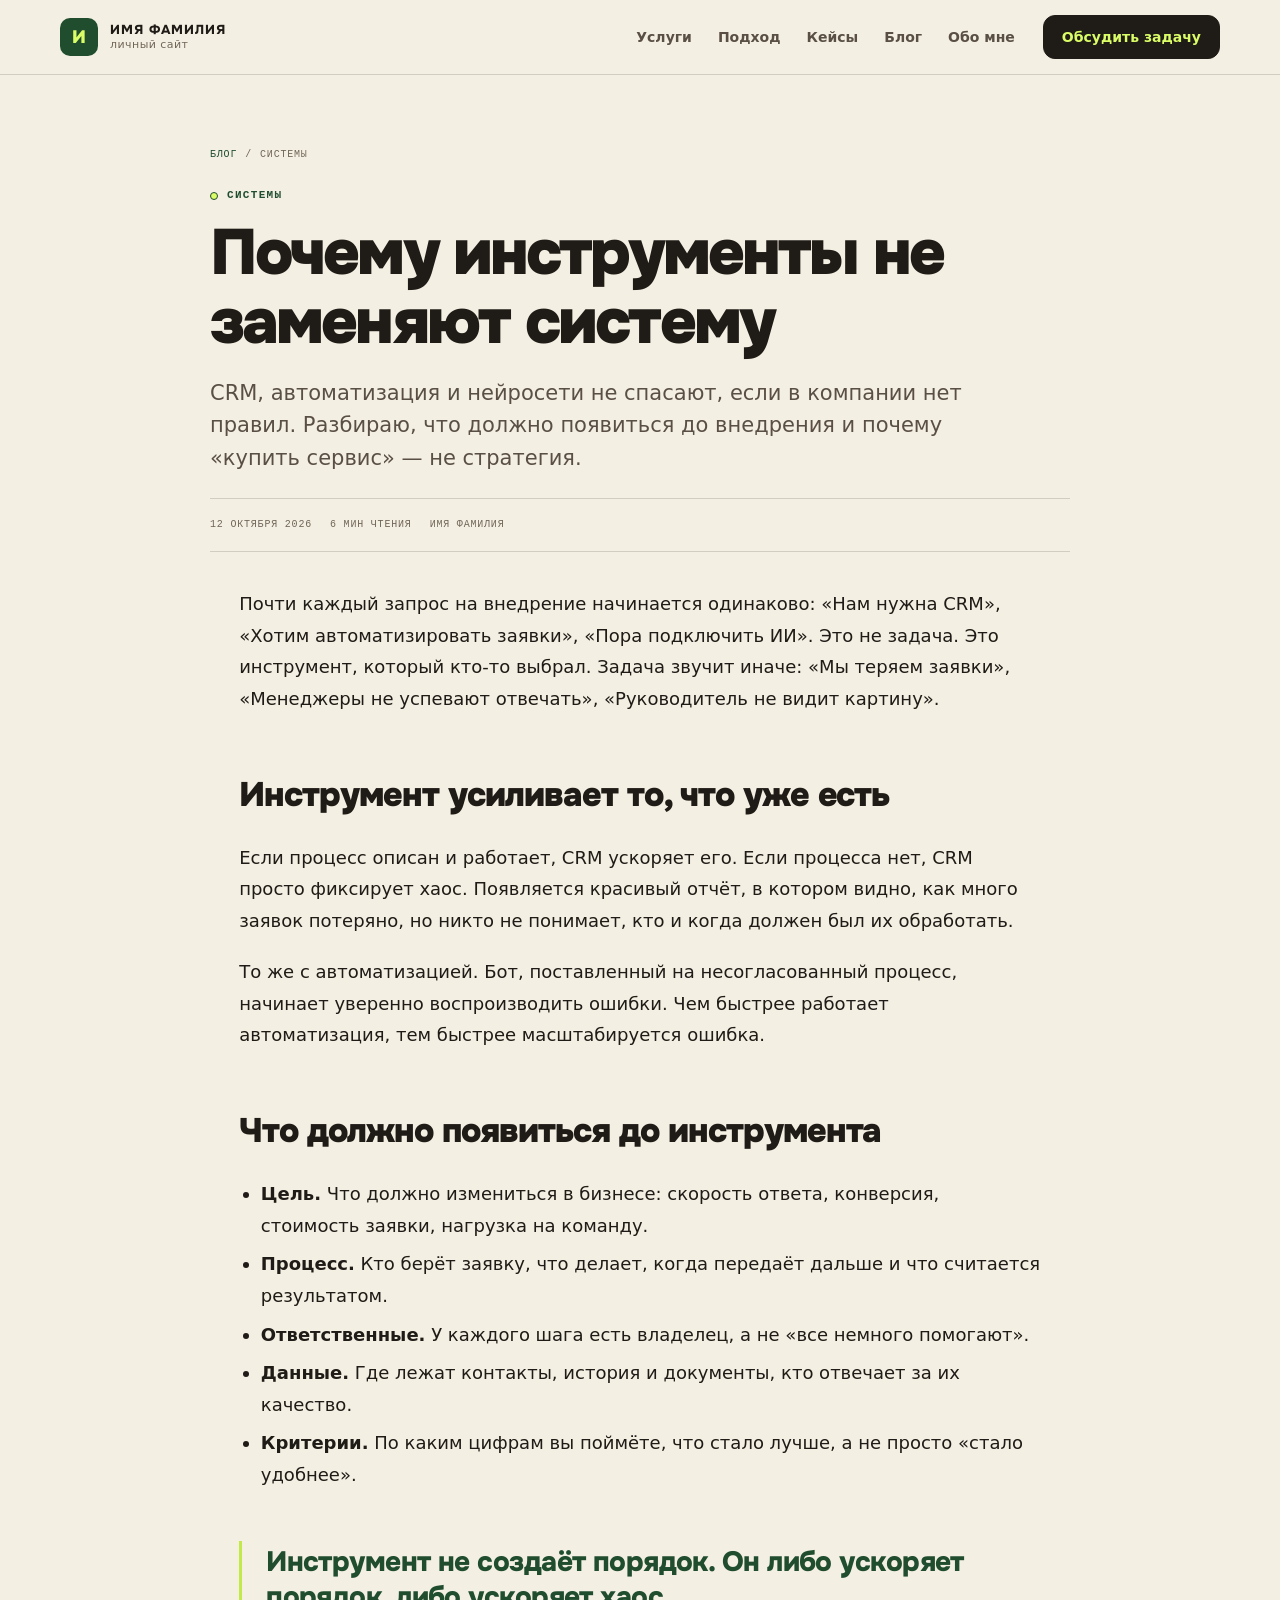
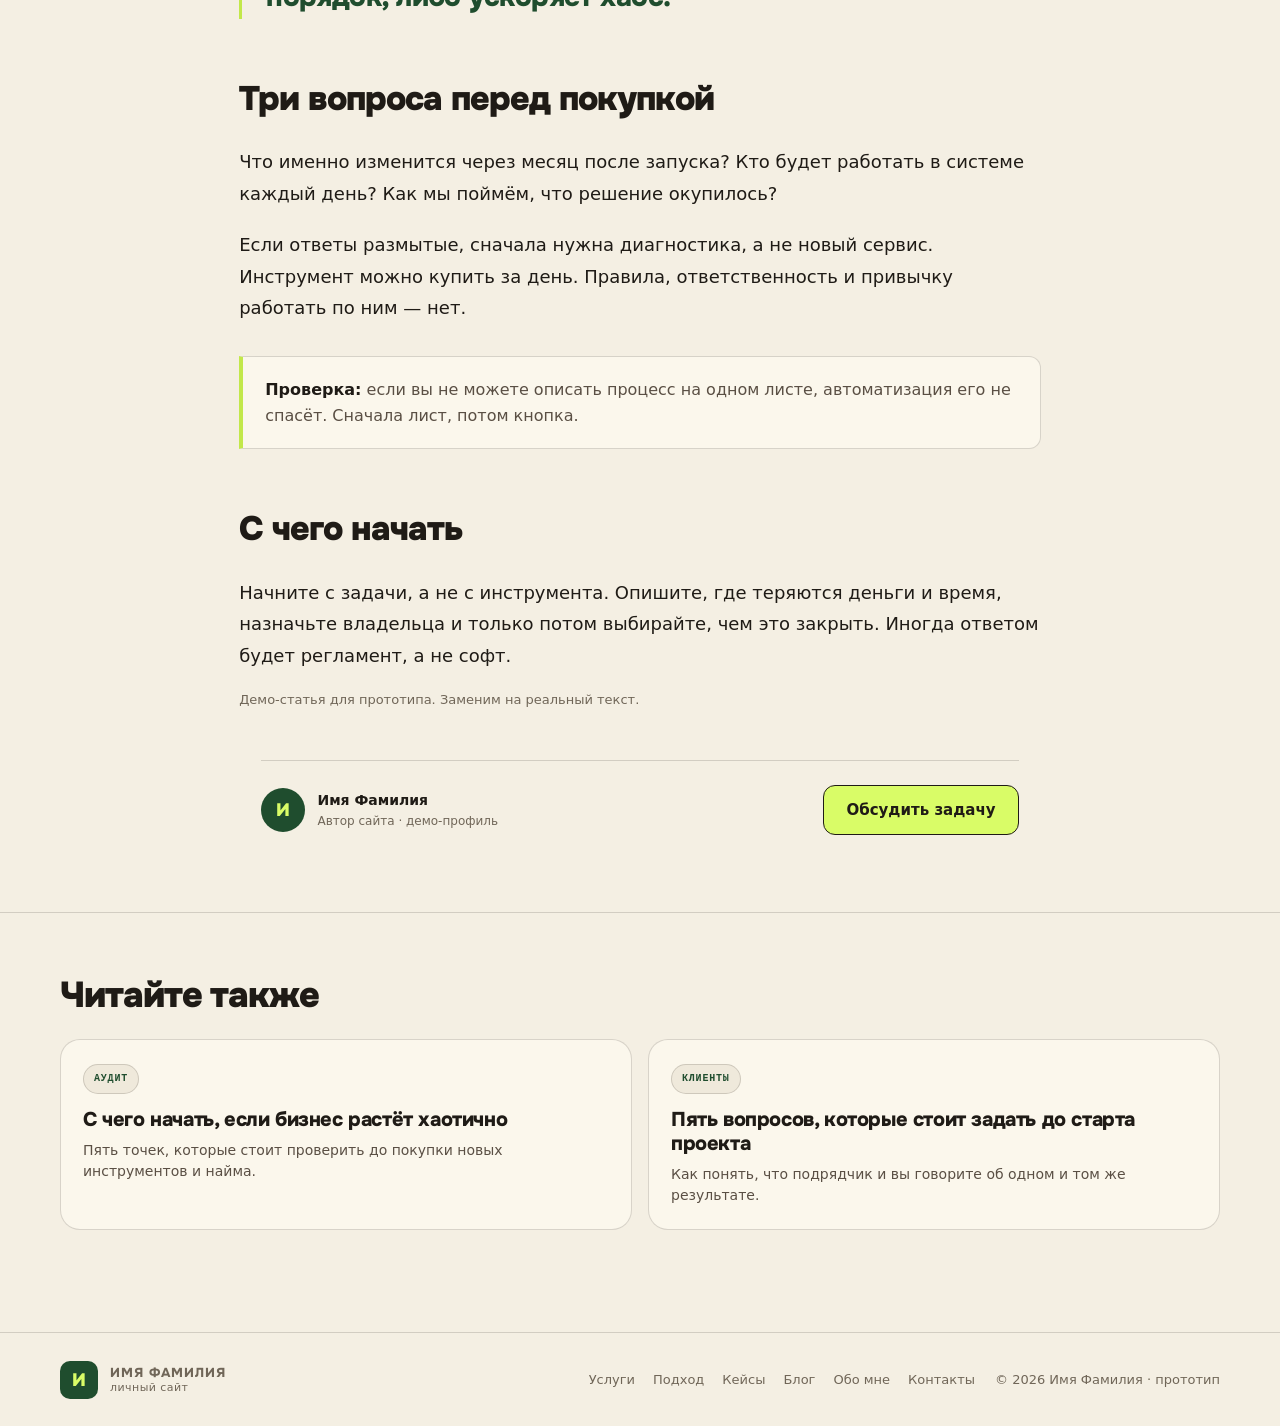
<file: articles/why-tools-dont-replace-systems.html>
<!--
---
project: личный сайт
source: демо-статья для прототипа блога
date: 2026-10-12
tags: [блог, статья, системы, инструменты]
---
-->
<!DOCTYPE html>
<html lang="ru">
<head>
  <meta charset="UTF-8">
  <meta name="viewport" content="width=device-width, initial-scale=1, viewport-fit=cover">
  <meta name="description" content="Почему CRM, автоматизация и нейросети не спасают без правил и что должно появиться до внедрения инструментов.">
  <meta name="robots" content="noindex, nofollow">
  <meta name="theme-color" content="#F4EFE3">
  <title>Почему инструменты не заменяют систему — Блог</title>
  <link rel="preconnect" href="https://fonts.googleapis.com">
  <link rel="preconnect" href="https://fonts.gstatic.com" crossorigin>
  <link href="https://fonts.googleapis.com/css2?family=Onest:wght@400;500;600;700;800;900&display=swap" rel="stylesheet">
  <link rel="stylesheet" href="../style.css">
  <link rel="stylesheet" href="../blog.css">
</head>
<body>
  <div class="reading-progress" aria-hidden="true"><span></span></div>
  <a class="skip" href="#main">К содержанию</a>

  <header class="site-header">
    <div class="container header-inner">
      <a class="brand" href="../index.html" aria-label="На главную">
        <span class="brand__mark" aria-hidden="true">И</span>
        <span class="brand__text">
          <strong>ИМЯ ФАМИЛИЯ</strong>
          <small>личный сайт</small>
        </span>
      </a>

      <input class="nav-toggle" type="checkbox" id="nav-toggle">
      <label class="nav-burger" for="nav-toggle" aria-label="Открыть меню">
        <span></span>
        <span></span>
      </label>

      <nav class="nav" aria-label="Основное меню">
        <a href="../index.html#services">Услуги</a>
        <a href="../index.html#approach">Подход</a>
        <a href="../index.html#cases">Кейсы</a>
        <a href="../blog.html">Блог</a>
        <a href="../index.html#about">Обо мне</a>
        <a class="btn btn--primary nav-cta" href="../index.html#contact">Обсудить задачу</a>
      </nav>

      <a class="btn btn--primary header-cta" href="../index.html#contact">Обсудить задачу</a>
    </div>
  </header>

  <main id="main" class="article-page">
    <article class="article">
      <div class="container article__container">
        <nav class="breadcrumbs" aria-label="Хлебные крошки">
          <a href="../blog.html">Блог</a>
          <span aria-hidden="true">/</span>
          <span>Системы</span>
        </nav>

        <p class="eyebrow"><span class="eyebrow__dot"></span>Системы</p>
        <h1>Почему инструменты не заменяют систему</h1>
        <p class="article__lead">CRM, автоматизация и нейросети не спасают, если в компании нет правил. Разбираю, что должно появиться до внедрения и почему «купить сервис» — не стратегия.</p>
        <div class="article__meta">
          <time datetime="2026-10-12">12 октября 2026</time>
          <span>6 мин чтения</span>
          <span>Имя Фамилия</span>
        </div>

        <div class="article__content">
          <p>Почти каждый запрос на внедрение начинается одинаково: «Нам нужна CRM», «Хотим автоматизировать заявки», «Пора подключить ИИ». Это не задача. Это инструмент, который кто-то выбрал. Задача звучит иначе: «Мы теряем заявки», «Менеджеры не успевают отвечать», «Руководитель не видит картину».</p>

          <h2>Инструмент усиливает то, что уже есть</h2>
          <p>Если процесс описан и работает, CRM ускоряет его. Если процесса нет, CRM просто фиксирует хаос. Появляется красивый отчёт, в котором видно, как много заявок потеряно, но никто не понимает, кто и когда должен был их обработать.</p>
          <p>То же с автоматизацией. Бот, поставленный на несогласованный процесс, начинает уверенно воспроизводить ошибки. Чем быстрее работает автоматизация, тем быстрее масштабируется ошибка.</p>

          <h2>Что должно появиться до инструмента</h2>
          <ul>
            <li><strong>Цель.</strong> Что должно измениться в бизнесе: скорость ответа, конверсия, стоимость заявки, нагрузка на команду.</li>
            <li><strong>Процесс.</strong> Кто берёт заявку, что делает, когда передаёт дальше и что считается результатом.</li>
            <li><strong>Ответственные.</strong> У каждого шага есть владелец, а не «все немного помогают».</li>
            <li><strong>Данные.</strong> Где лежат контакты, история и документы, кто отвечает за их качество.</li>
            <li><strong>Критерии.</strong> По каким цифрам вы поймёте, что стало лучше, а не просто «стало удобнее».</li>
          </ul>

          <blockquote>
            <p>Инструмент не создаёт порядок. Он либо ускоряет порядок, либо ускоряет хаос.</p>
          </blockquote>

          <h2>Три вопроса перед покупкой</h2>
          <p>Что именно изменится через месяц после запуска? Кто будет работать в системе каждый день? Как мы поймём, что решение окупилось?</p>
          <p>Если ответы размытые, сначала нужна диагностика, а не новый сервис. Инструмент можно купить за день. Правила, ответственность и привычку работать по ним — нет.</p>

          <div class="callout">
            <p><strong>Проверка:</strong> если вы не можете описать процесс на одном листе, автоматизация его не спасёт. Сначала лист, потом кнопка.</p>
          </div>

          <h2>С чего начать</h2>
          <p>Начните с задачи, а не с инструмента. Опишите, где теряются деньги и время, назначьте владельца и только потом выбирайте, чем это закрыть. Иногда ответом будет регламент, а не софт.</p>

          <p class="note">Демо-статья для прототипа. Заменим на реальный текст.</p>
        </div>

        <div class="article__footer">
          <div class="author-card">
            <span class="author-card__mark" aria-hidden="true">И</span>
            <div>
              <b>Имя Фамилия</b>
              <span>Автор сайта · демо-профиль</span>
            </div>
          </div>
          <a class="btn btn--primary" href="../index.html#contact">Обсудить задачу</a>
        </div>
      </div>
    </article>

    <section class="related">
      <div class="container">
        <h2>Читайте также</h2>
        <div class="related__grid">
          <a class="related-card" href="where-to-start-when-business-grows-chaotically.html">
            <span class="tag">Аудит</span>
            <h3>С чего начать, если бизнес растёт хаотично</h3>
            <p>Пять точек, которые стоит проверить до покупки новых инструментов и найма.</p>
          </a>
          <a class="related-card" href="five-questions-before-project.html">
            <span class="tag">Клиенты</span>
            <h3>Пять вопросов, которые стоит задать до старта проекта</h3>
            <p>Как понять, что подрядчик и вы говорите об одном и том же результате.</p>
          </a>
        </div>
      </div>
    </section>
  </main>

  <footer class="site-footer">
    <div class="container footer-inner">
      <a class="brand" href="../index.html" aria-label="На главную">
        <span class="brand__mark" aria-hidden="true">И</span>
        <span class="brand__text">
          <strong>ИМЯ ФАМИЛИЯ</strong>
          <small>личный сайт</small>
        </span>
      </a>
      <nav class="footer-nav" aria-label="Меню в подвале">
        <a href="../index.html#services">Услуги</a>
        <a href="../index.html#approach">Подход</a>
        <a href="../index.html#cases">Кейсы</a>
        <a href="../blog.html">Блог</a>
        <a href="../index.html#about">Обо мне</a>
        <a href="../index.html#contact">Контакты</a>
      </nav>
      <span>© 2026 Имя Фамилия · прототип</span>
    </div>
  </footer>

  <script>
    const navToggle = document.getElementById("nav-toggle");
    document.querySelectorAll(".nav a").forEach((link) => {
      link.addEventListener("click", () => {
        navToggle.checked = false;
      });
    });
    document.addEventListener("keydown", (event) => {
      if (event.key === "Escape") {
        navToggle.checked = false;
      }
    });

    const progress = document.querySelector(".reading-progress span");
    const content = document.querySelector(".article__content");
    if (progress && content) {
      const updateProgress = () => {
        const rect = content.getBoundingClientRect();
        const total = content.offsetHeight - window.innerHeight;
        const value = total > 0 ? Math.min(1, Math.max(0, -rect.top / total)) : 0;
        progress.style.transform = `scaleX(${value})`;
      };
      window.addEventListener("scroll", updateProgress, { passive: true });
      window.addEventListener("resize", updateProgress);
      updateProgress();
    }
  </script>
</body>
</html>
</file>
<file: style.css>
:root {
      --paper: #F4EFE3;
      --paper-2: #EFE9DB;
      --card: #FBF7EC;
      --ink: #1F1B16;
      --ink-2: #5A4F44;
      --ink-3: #706658;
      --forest: #1F4D2E;
      --forest-deep: #163A22;
      --lime: #D9FC67;
      --lime-deep: #C2E84A;
      --red: #C4432B;
      --line: rgba(31, 27, 22, .16);
      --line-strong: rgba(31, 27, 22, .28);
      --dark: #181C17;
      --on-dark: #F5F5F4;
      --on-dark-2: rgba(245, 245, 244, .72);
      --r-sm: 12px;
      --r-md: 20px;
      --shadow: 0 2px 4px rgba(31, 27, 22, .025), 0 14px 32px rgba(31, 27, 22, .055);
      --font: system-ui, -apple-system, "Segoe UI", Roboto, sans-serif;
      --heading: "Onest", system-ui, -apple-system, "Segoe UI", Roboto, sans-serif;
      --mono: ui-monospace, SFMono-Regular, Menlo, Consolas, monospace;
    }

    *,
    *::before,
    *::after {
      box-sizing: border-box;
    }

    html {
      scroll-behavior: smooth;
      scroll-padding-top: 90px;
    }

    body {
      margin: 0;
      background: var(--paper);
      color: var(--ink);
      font-family: var(--font);
      font-size: 17px;
      line-height: 1.6;
      -webkit-font-smoothing: antialiased;
      text-rendering: optimizeLegibility;
    }

    h1,
    h2,
    h3,
    h4,
    h5,
    h6,
    blockquote,
    .brand__text strong,
    .brand__mark,
    .hero-card__title,
    .portrait__mark {
      font-family: var(--heading);
    }

    img,
    svg {
      display: block;
      max-width: 100%;
    }

    a {
      color: inherit;
      text-decoration: none;
    }

    button {
      font: inherit;
    }

    ::selection {
      background: var(--lime);
      color: var(--ink);
    }

    :focus-visible {
      outline: 3px solid var(--forest);
      outline-offset: 3px;
    }

    .section--dark :focus-visible,
    .site-footer :focus-visible {
      outline-color: var(--lime);
    }

    .container {
      width: min(1160px, calc(100% - 48px));
      margin-inline: auto;
    }

    .skip {
      position: absolute;
      top: -100px;
      left: 16px;
      z-index: 100;
      padding: 10px 16px;
      border-radius: 10px;
      background: var(--forest);
      color: var(--card);
      font-size: 14px;
      font-weight: 700;
    }

    .skip:focus {
      top: 16px;
    }

    .site-header {
      position: sticky;
      top: 0;
      z-index: 50;
      background: rgba(244, 239, 227, .92);
      border-bottom: 1px solid var(--line);
      backdrop-filter: blur(12px);
    }

    .header-inner {
      display: flex;
      align-items: center;
      gap: 28px;
      min-height: 74px;
    }

    .brand {
      display: flex;
      align-items: center;
      gap: 12px;
      margin-right: auto;
    }

    .brand__mark {
      display: grid;
      place-items: center;
      width: 38px;
      height: 38px;
      border-radius: 10px;
      background: var(--forest);
      color: var(--lime);
      font-size: 18px;
      font-weight: 900;
      line-height: 1;
    }

    .brand__text strong {
      display: block;
      font-size: 13px;
      font-weight: 800;
      letter-spacing: .08em;
      line-height: 1.2;
    }

    .brand__text small {
      display: block;
      font-size: 11px;
      letter-spacing: .04em;
      line-height: 1.4;
      color: var(--ink-3);
    }

    .nav {
      display: flex;
      align-items: center;
      gap: 26px;
      font-size: 14px;
      font-weight: 600;
      color: var(--ink-2);
    }

    .nav > a {
      position: relative;
      padding: 6px 0;
      transition: color .2s ease;
    }

    .nav > a::after {
      content: "";
      position: absolute;
      left: 0;
      bottom: 0;
      width: 0;
      height: 2px;
      background: var(--forest);
      transition: width .2s ease;
    }

    .nav > a:hover {
      color: var(--ink);
    }

    .nav > a:hover::after {
      width: 100%;
    }

    .nav .nav-cta {
      display: none;
    }

    .nav-toggle {
      position: absolute;
      width: 1px;
      height: 1px;
      opacity: 0;
      pointer-events: none;
    }

    .nav-burger {
      display: none;
      flex-direction: column;
      align-items: center;
      justify-content: center;
      gap: 5px;
      width: 44px;
      height: 44px;
      border: 1px solid var(--line-strong);
      border-radius: 12px;
      cursor: pointer;
      transition: border-color .2s ease;
    }

    .nav-burger span {
      display: block;
      width: 18px;
      height: 2px;
      background: var(--ink);
      transition: transform .2s ease;
    }

    .nav-burger:hover {
      border-color: var(--forest);
    }

    .nav-toggle:focus-visible + .nav-burger {
      outline: 3px solid var(--forest);
      outline-offset: 3px;
    }

    .nav-toggle:checked + .nav-burger span:first-child {
      transform: translateY(3.5px) rotate(45deg);
    }

    .nav-toggle:checked + .nav-burger span:last-child {
      transform: translateY(-3.5px) rotate(-45deg);
    }

    .btn {
      display: inline-flex;
      align-items: center;
      justify-content: center;
      gap: 10px;
      min-height: 50px;
      padding: 13px 22px;
      border: 1px solid transparent;
      border-radius: var(--r-sm);
      font-size: 15px;
      font-weight: 700;
      line-height: 1.2;
      cursor: pointer;
      transition: background .2s ease, border-color .2s ease, color .2s ease, transform .2s ease;
    }

    .btn svg {
      width: 17px;
      height: 17px;
      flex: none;
      fill: none;
      stroke: currentColor;
      stroke-width: 1.8;
      stroke-linecap: round;
      stroke-linejoin: round;
    }

    .btn--primary {
      background: var(--lime);
      border-color: var(--ink);
      color: var(--ink);
    }

    .btn--primary:hover {
      background: var(--lime-deep);
      border-color: var(--ink);
      transform: translateY(-1px);
    }

    .btn--outline {
      background: transparent;
      border-color: var(--line-strong);
      color: var(--ink);
    }

    .btn--outline:hover {
      border-color: var(--forest);
      color: var(--forest);
      transform: translateY(-1px);
    }

    .btn--lime {
      background: var(--lime);
      border-color: var(--lime);
      color: var(--ink);
    }

    .btn--lime:hover {
      background: var(--lime-deep);
      border-color: var(--lime-deep);
      transform: translateY(-1px);
    }

    .btn--ghost-light {
      background: transparent;
      border-color: rgba(245, 245, 244, .28);
      color: var(--on-dark);
    }

    .btn--ghost-light:hover {
      border-color: var(--lime);
      color: var(--lime);
      transform: translateY(-1px);
    }

    .header-cta {
      min-height: 44px;
      padding: 11px 18px;
      background: var(--ink);
      border-color: var(--ink);
      color: var(--lime);
      font-size: 14px;
    }

    .header-cta:hover {
      background: #16130F;
      border-color: #16130F;
      color: var(--lime);
    }

    .hero {
      position: relative;
      padding: clamp(54px, 8vw, 96px) 0 clamp(48px, 6vw, 74px);
      overflow: hidden;
    }

    .hero__grid {
      display: grid;
      grid-template-columns: minmax(0, 1.15fr) minmax(320px, .85fr);
      gap: clamp(32px, 6vw, 72px);
      align-items: center;
    }

    .eyebrow {
      display: flex;
      align-items: center;
      gap: 9px;
      margin: 0;
      font-family: var(--mono);
      font-size: 11px;
      font-weight: 700;
      letter-spacing: .12em;
      text-transform: uppercase;
      color: var(--forest);
    }

    .eyebrow__dot {
      width: 8px;
      height: 8px;
      flex: none;
      border: 1px solid var(--forest);
      border-radius: 50%;
      background: var(--lime);
    }

    .hero h1 {
      max-width: 13ch;
      margin: 18px 0 24px;
      font-size: clamp(42px, 6.2vw, 82px);
      font-weight: 900;
      line-height: 1.08;
      letter-spacing: -.045em;
    }

    .mark {
      padding: 0 .1em;
      border-radius: .18em;
      background: var(--lime);
      color: var(--ink);
      -webkit-box-decoration-break: clone;
      box-decoration-break: clone;
    }

    .lead {
      max-width: 56ch;
      margin: 0 0 30px;
      color: var(--ink-2);
      font-size: clamp(17px, 1.6vw, 20px);
      line-height: 1.55;
    }

    .hero__actions {
      display: flex;
      flex-wrap: wrap;
      gap: 12px;
    }

    .note {
      margin: 16px 0 0;
      color: var(--ink-3);
      font-size: 13px;
    }

    .hero__visual {
      position: relative;
    }

    .hero__visual::before {
      content: "";
      position: absolute;
      right: -6px;
      bottom: -6px;
      z-index: 0;
      width: 68%;
      height: 68%;
      border-radius: var(--r-md);
      background: var(--lime);
    }

    .hero-card {
      position: relative;
      z-index: 1;
      padding: clamp(22px, 3vw, 30px);
      border: 1px solid var(--line-strong);
      border-radius: var(--r-md);
      background: var(--card);
      box-shadow: var(--shadow);
    }

    .hero-card__top {
      display: flex;
      align-items: center;
      justify-content: space-between;
      gap: 14px;
      margin-bottom: 28px;
    }

    .status {
      display: inline-flex;
      align-items: center;
      gap: 8px;
      padding: 6px 10px;
      border-radius: 999px;
      background: rgba(31, 77, 46, .08);
      color: var(--forest);
      font-size: 12px;
      font-weight: 700;
    }

    .status i {
      display: block;
      width: 7px;
      height: 7px;
      border-radius: 50%;
      background: var(--forest);
    }

    .mono {
      color: var(--ink-3);
      font-family: var(--mono);
      font-size: 11px;
      letter-spacing: .08em;
    }

    .hero-card__label {
      margin: 0;
      color: var(--ink-3);
      font-family: var(--mono);
      font-size: 10px;
      font-weight: 700;
      letter-spacing: .12em;
      text-transform: uppercase;
    }

    .hero-card__title {
      max-width: 16ch;
      margin: 7px 0 24px;
      font-size: clamp(22px, 2.4vw, 29px);
      font-weight: 800;
      line-height: 1.12;
      letter-spacing: -.03em;
    }

    .timeline {
      display: grid;
      gap: 0;
      margin: 0;
      padding: 0;
      list-style: none;
    }

    .timeline li {
      position: relative;
      display: grid;
      grid-template-columns: 32px 1fr;
      gap: 12px;
      padding-bottom: 18px;
    }

    .timeline li:last-child {
      padding-bottom: 0;
    }

    .timeline li::before {
      content: "";
      position: absolute;
      top: 28px;
      left: 15px;
      bottom: 0;
      width: 1px;
      background: var(--line);
    }

    .timeline li:last-child::before {
      display: none;
    }

    .timeline__n {
      display: grid;
      place-items: center;
      width: 31px;
      height: 31px;
      border: 1px solid var(--line-strong);
      border-radius: 50%;
      background: var(--paper);
      color: var(--ink-3);
      font-family: var(--mono);
      font-size: 10px;
      font-weight: 700;
    }

    .timeline li.is-done .timeline__n {
      border-color: var(--forest);
      background: var(--forest);
      color: var(--lime);
    }

    .timeline li.is-active .timeline__n {
      border-color: var(--forest);
      background: var(--lime);
      color: var(--ink);
    }

    .timeline__body b {
      display: block;
      font-size: 14px;
      font-weight: 700;
      line-height: 1.35;
    }

    .timeline__body small {
      display: block;
      margin-top: 1px;
      color: var(--ink-3);
      font-size: 12px;
      line-height: 1.4;
    }

    .hero-card__foot {
      display: flex;
      flex-wrap: wrap;
      justify-content: space-between;
      gap: 8px 14px;
      margin-top: 24px;
      padding-top: 18px;
      border-top: 1px solid var(--line);
      color: var(--ink-3);
      font-size: 12px;
    }

    .hero-card__foot span {
      display: inline-flex;
      align-items: center;
      gap: 7px;
    }

    .hero-card__foot i {
      display: block;
      width: 7px;
      height: 7px;
      border-radius: 50%;
      background: var(--lime-deep);
    }

    .values {
      border-top: 1px solid var(--line);
      border-bottom: 1px solid var(--line);
      background: var(--card);
    }

    .values__grid {
      display: grid;
      grid-template-columns: repeat(4, 1fr);
    }

    .value {
      padding: 22px 24px;
      border-right: 1px solid var(--line);
    }

    .value:last-child {
      border-right: 0;
    }

    .value b {
      display: block;
      margin-bottom: 2px;
      font-size: 15px;
      font-weight: 800;
      letter-spacing: -.01em;
    }

    .value span {
      display: block;
      color: var(--ink-3);
      font-size: 13px;
      line-height: 1.4;
    }

    .section {
      padding: clamp(64px, 8vw, 104px) 0;
    }

    .section--paper2 {
      border-top: 1px solid var(--line);
      border-bottom: 1px solid var(--line);
      background: var(--paper-2);
    }

    .section--dark {
      background: var(--dark);
      color: var(--on-dark);
    }

    .section-head {
      display: grid;
      grid-template-columns: 1.1fr .9fr;
      gap: clamp(24px, 5vw, 64px);
      align-items: end;
      margin-bottom: clamp(32px, 5vw, 56px);
    }

    .section-head h2 {
      max-width: 18ch;
      margin: 14px 0 0;
      font-size: clamp(32px, 4.6vw, 54px);
      font-weight: 900;
      line-height: 1.02;
      letter-spacing: -.04em;
    }

    .section-head > p {
      max-width: 46ch;
      margin: 0;
      color: var(--ink-2);
      font-size: 16px;
      line-height: 1.6;
    }

    .section--dark .eyebrow {
      color: var(--lime);
    }

    .section--dark .eyebrow__dot {
      border-color: var(--lime);
      background: transparent;
    }

    .section--dark .section-head > p {
      color: var(--on-dark-2);
    }

    .services {
      display: grid;
      grid-template-columns: repeat(3, 1fr);
      gap: 16px;
    }

    .service {
      display: flex;
      flex-direction: column;
      min-height: 100%;
      padding: clamp(22px, 3vw, 30px);
      border: 1px solid var(--line);
      border-radius: var(--r-md);
      background: var(--card);
      transition: border-color .2s ease, box-shadow .2s ease, transform .2s ease;
    }

    .service:hover {
      border-color: var(--forest);
      box-shadow: var(--shadow);
      transform: translateY(-3px);
    }

    .service__top {
      display: flex;
      align-items: center;
      justify-content: space-between;
      margin-bottom: 26px;
    }

    .service__num {
      color: var(--ink-3);
      font-family: var(--mono);
      font-size: 12px;
      font-weight: 700;
    }

    .service__icon {
      display: grid;
      place-items: center;
      width: 44px;
      height: 44px;
      border: 1px solid var(--line);
      border-radius: var(--r-sm);
      background: var(--paper);
      color: var(--forest);
    }

    .service__icon svg {
      width: 22px;
      height: 22px;
      fill: none;
      stroke: currentColor;
      stroke-width: 1.7;
      stroke-linecap: round;
      stroke-linejoin: round;
    }

    .service h3 {
      margin: 0 0 10px;
      font-size: 21px;
      font-weight: 800;
      line-height: 1.2;
      letter-spacing: -.02em;
    }

    .service > p {
      margin: 0 0 18px;
      color: var(--ink-2);
      font-size: 15px;
      line-height: 1.55;
    }

    .ticks {
      display: grid;
      gap: 9px;
      margin: 0 0 24px;
      padding: 0;
      color: var(--ink-2);
      font-size: 14px;
      list-style: none;
    }

    .ticks li {
      display: flex;
      align-items: flex-start;
      gap: 9px;
    }

    .ticks li::before {
      content: "";
      flex: none;
      width: 7px;
      height: 7px;
      margin-top: 7px;
      border-radius: 50%;
      background: var(--lime-deep);
    }

    .text-link {
      display: inline-flex;
      align-items: center;
      gap: 8px;
      margin-top: auto;
      color: var(--forest);
      font-size: 14px;
      font-weight: 800;
    }

    .text-link span {
      transition: transform .2s ease;
    }

    .text-link:hover span {
      transform: translateX(3px);
    }

    .principle {
      padding: clamp(56px, 7vw, 88px) 0;
      background: var(--dark);
      color: var(--on-dark);
    }

    .principle__grid {
      display: grid;
      grid-template-columns: 1fr 1fr;
      gap: clamp(32px, 6vw, 72px);
      align-items: center;
    }

    .principle blockquote {
      max-width: 16ch;
      margin: 0;
      font-size: clamp(28px, 4vw, 46px);
      font-weight: 900;
      line-height: 1.08;
      letter-spacing: -.035em;
    }

    .principle blockquote em {
      color: var(--lime);
      font-style: normal;
    }

    .principle__body p {
      max-width: 48ch;
      margin: 0 0 24px;
      color: var(--on-dark-2);
      font-size: 16px;
    }

    .principle__list {
      display: grid;
      gap: 12px;
      margin: 0;
      padding: 0;
      font-size: 14px;
      list-style: none;
    }

    .principle__list li {
      display: flex;
      align-items: center;
      gap: 10px;
    }

    .principle__list svg {
      width: 18px;
      height: 18px;
      flex: none;
      fill: none;
      stroke: var(--lime);
      stroke-width: 2;
      stroke-linecap: round;
      stroke-linejoin: round;
    }

    .process {
      display: grid;
      grid-template-columns: repeat(4, 1fr);
      border-top: 1px solid var(--line);
    }

    .step {
      padding: 26px 24px 0;
      border-right: 1px solid var(--line);
    }

    .step:first-child {
      padding-left: 0;
    }

    .step:last-child {
      padding-right: 0;
      border-right: 0;
    }

    .step__n {
      display: inline-grid;
      place-items: center;
      width: 34px;
      height: 34px;
      margin-bottom: 18px;
      border-radius: 50%;
      background: var(--lime);
      color: var(--ink);
      font-size: 12px;
      font-weight: 900;
    }

    .step h3 {
      margin: 0 0 8px;
      font-size: 18px;
      font-weight: 800;
      line-height: 1.25;
      letter-spacing: -.015em;
    }

    .step p {
      margin: 0;
      color: var(--ink-2);
      font-size: 14px;
      line-height: 1.55;
    }

    .case {
      padding: clamp(24px, 4vw, 40px);
      border: 1px solid var(--line);
      border-radius: var(--r-md);
      background: var(--card);
    }

    .case__top {
      display: flex;
      align-items: center;
      justify-content: space-between;
      gap: 16px;
      margin-bottom: 22px;
    }

    .tag {
      display: inline-flex;
      align-items: center;
      padding: 6px 10px;
      border: 1px solid var(--line);
      border-radius: 999px;
      background: var(--paper-2);
      color: var(--forest);
      font-family: var(--mono);
      font-size: 10px;
      font-weight: 700;
      letter-spacing: .08em;
      text-transform: uppercase;
    }

    .case__top .mono {
      text-transform: uppercase;
    }

    .case h3 {
      margin: 0 0 26px;
      font-size: clamp(24px, 3vw, 34px);
      font-weight: 900;
      line-height: 1.1;
      letter-spacing: -.03em;
    }

    .case__grid {
      display: grid;
      grid-template-columns: repeat(3, 1fr);
      gap: 24px;
      padding-top: 24px;
      border-top: 1px solid var(--line);
    }

    .case__label {
      margin: 0 0 8px;
      color: var(--ink-3);
      font-family: var(--mono);
      font-size: 10px;
      font-weight: 700;
      letter-spacing: .1em;
      text-transform: uppercase;
    }

    .case__grid p:last-child {
      margin: 0;
      color: var(--ink-2);
      font-size: 15px;
      line-height: 1.55;
    }

    .case__note {
      margin: 18px 0 0;
      color: var(--ink-3);
      font-size: 12px;
    }

    .about {
      display: grid;
      grid-template-columns: .8fr 1.2fr;
      gap: clamp(28px, 5vw, 64px);
      align-items: center;
    }

    .portrait {
      position: relative;
      max-width: 380px;
      aspect-ratio: 4 / 5;
      border: 1px solid var(--line);
      border-radius: var(--r-md);
      background: var(--paper-2);
      overflow: hidden;
    }

    .portrait::before {
      content: "";
      position: absolute;
      top: -18%;
      right: -18%;
      width: 62%;
      aspect-ratio: 1;
      border-radius: 50%;
      background: var(--lime);
    }

    .portrait::after {
      content: "";
      position: absolute;
      right: 18px;
      bottom: 18px;
      width: 34%;
      height: 1px;
      background: var(--forest);
      box-shadow: 0 8px 0 var(--forest), 0 16px 0 var(--forest);
      opacity: .35;
    }

    .portrait__mark {
      position: absolute;
      inset: 0;
      display: grid;
      place-items: center;
      color: var(--forest);
      font-size: clamp(80px, 12vw, 140px);
      font-weight: 900;
      letter-spacing: -.06em;
    }

    .portrait__badge {
      position: absolute;
      left: 16px;
      bottom: 16px;
      padding: 8px 12px;
      border: 1px solid var(--line);
      border-radius: 10px;
      background: var(--card);
      color: var(--ink-3);
      font-size: 11px;
      font-weight: 700;
    }

    .about h2 {
      margin: 14px 0 18px;
      font-size: clamp(32px, 4.6vw, 52px);
      font-weight: 900;
      line-height: 1.02;
      letter-spacing: -.04em;
    }

    .about p {
      max-width: 58ch;
      margin: 0 0 14px;
      color: var(--ink-2);
      font-size: 16px;
    }

    .about__facts {
      display: grid;
      gap: 12px;
      margin: 24px 0 0;
      padding-top: 24px;
      border-top: 1px solid var(--line);
    }

    .about__fact {
      display: grid;
      grid-template-columns: 130px 1fr;
      gap: 12px;
      font-size: 14px;
    }

    .about__fact dt {
      color: var(--ink-3);
    }

    .about__fact dd {
      margin: 0;
      font-weight: 700;
    }

    .cta {
      position: relative;
      padding: clamp(64px, 9vw, 112px) 0;
      background: var(--dark);
      color: var(--on-dark);
      overflow: hidden;
    }

    .cta::before {
      content: "";
      position: absolute;
      top: -160px;
      right: -120px;
      width: 420px;
      height: 420px;
      border: 1px solid rgba(217, 252, 103, .22);
      border-radius: 50%;
    }

    .cta::after {
      content: "";
      position: absolute;
      right: 60px;
      bottom: -210px;
      width: 420px;
      height: 420px;
      border: 1px solid rgba(217, 252, 103, .12);
      border-radius: 50%;
    }

    .cta__grid {
      position: relative;
      z-index: 1;
      display: grid;
      grid-template-columns: 1.1fr .9fr;
      gap: 40px;
      align-items: center;
    }

    .cta h2 {
      max-width: 12ch;
      margin: 14px 0 18px;
      font-size: clamp(36px, 5.4vw, 64px);
      font-weight: 900;
      line-height: .98;
      letter-spacing: -.045em;
    }

    .cta h2 em {
      color: var(--lime);
      font-style: normal;
    }

    .cta p {
      max-width: 44ch;
      margin: 0;
      color: var(--on-dark-2);
    }

    .cta__actions {
      display: flex;
      flex-wrap: wrap;
      gap: 12px;
    }

    .cta__note {
      margin: 16px 0 0;
      color: rgba(245, 245, 244, .5);
      font-size: 12px;
    }

    .site-footer {
      padding: 28px 0;
      border-top: 1px solid var(--line);
      background: var(--paper);
    }

    .footer-inner {
      display: flex;
      align-items: center;
      justify-content: space-between;
      gap: 20px;
      flex-wrap: wrap;
      color: var(--ink-3);
      font-size: 13px;
    }

    .footer-nav {
      display: flex;
      flex-wrap: wrap;
      gap: 18px;
    }

    .footer-nav a {
      transition: color .2s ease;
    }

    .footer-nav a:hover {
      color: var(--forest);
    }

    @media (max-width: 1024px) {
      .hero h1 {
        font-size: clamp(40px, 6.4vw, 64px);
      }

      .services {
        gap: 12px;
      }

      .process {
        grid-template-columns: repeat(2, 1fr);
      }

      .step {
        padding: 24px 20px;
        border-bottom: 1px solid var(--line);
      }

      .step:nth-child(odd) {
        padding-left: 0;
      }

      .step:nth-child(even) {
        padding-right: 0;
      }

      .step:nth-child(2) {
        border-right: 0;
      }

      .step:nth-child(3),
      .step:nth-child(4) {
        border-bottom: 0;
      }
    }

    @media (max-width: 900px) {
      .header-inner {
        gap: 16px;
        min-height: 68px;
      }

      .nav {
        position: absolute;
        top: 100%;
        left: 0;
        right: 0;
        display: none;
        flex-direction: column;
        align-items: stretch;
        gap: 0;
        padding: 8px 24px 24px;
        border-bottom: 1px solid var(--line);
        background: var(--paper);
        box-shadow: var(--shadow);
      }

      .nav > a {
        padding: 14px 0;
        border-bottom: 1px solid var(--line);
        font-size: 17px;
      }

      .nav > a::after {
        display: none;
      }

      .nav-toggle:checked ~ .nav {
        display: flex;
      }

      .nav-burger {
        display: flex;
      }

      .header-cta {
        display: none;
      }

      .nav .nav-cta {
        display: flex;
        margin-top: 16px;
        padding: 14px 18px;
        border-bottom: 0;
        border-radius: var(--r-sm);
        color: var(--ink);
      }

      .hero__grid {
        grid-template-columns: 1fr;
      }

      .hero h1 {
        max-width: 15ch;
      }

      .hero__visual {
        max-width: 520px;
      }

      .section-head,
      .principle__grid,
      .cta__grid,
      .about {
        grid-template-columns: 1fr;
      }

      .services {
        grid-template-columns: 1fr;
      }

      .case__grid {
        grid-template-columns: 1fr;
      }

      .portrait {
        max-width: 320px;
      }

      .cta__actions {
        margin-top: 8px;
      }
    }

    @media (max-width: 620px) {
      .container {
        width: min(1160px, calc(100% - 32px));
      }

      .brand__text small {
        display: none;
      }

      .hero {
        padding-top: 44px;
      }

      .hero h1 {
        font-size: clamp(38px, 11vw, 52px);
      }

      .hero__actions .btn {
        flex: 1 1 100%;
      }

      .values__grid {
        grid-template-columns: 1fr 1fr;
      }

      .value {
        padding: 18px 16px;
      }

      .value:nth-child(2n) {
        border-right: 0;
      }

      .value:nth-child(-n + 2) {
        border-bottom: 1px solid var(--line);
      }

      .process {
        grid-template-columns: 1fr;
      }

      .process .step {
        padding: 22px 0;
        border-right: 0;
        border-bottom: 1px solid var(--line);
      }

      .process .step:last-child {
        padding-bottom: 0;
        border-bottom: 0;
      }

      .about__fact {
        grid-template-columns: 1fr;
        gap: 2px;
      }

      .cta__actions .btn {
        flex: 1 1 100%;
      }

      .footer-inner {
        align-items: flex-start;
        flex-direction: column;
      }
    }

    @media (prefers-reduced-motion: reduce) {
      html {
        scroll-behavior: auto;
      }

      *,
      *::before,
      *::after {
        transition-duration: .01ms !important;
        animation-duration: .01ms !important;
        animation-iteration-count: 1 !important;
      }
    }
</file>
<file: blog.css>
.reading-progress {
  position: fixed;
  top: 0;
  left: 0;
  right: 0;
  z-index: 70;
  height: 3px;
  pointer-events: none;
}

.reading-progress span {
  display: block;
  width: 100%;
  height: 100%;
  background: var(--lime);
  transform: scaleX(0);
  transform-origin: 0 50%;
  will-change: transform;
}

.nav > a[aria-current="page"] {
  color: var(--ink);
}

.nav > a[aria-current="page"]::after {
  width: 100%;
}

.blog-hero {
  padding: clamp(48px, 7vw, 84px) 0 clamp(36px, 5vw, 56px);
  border-bottom: 1px solid var(--line);
}

.blog-hero__grid {
  display: grid;
  grid-template-columns: 1.2fr .8fr;
  gap: clamp(24px, 5vw, 64px);
  align-items: end;
}

.blog-hero h1 {
  max-width: 15ch;
  margin: 16px 0 0;
  font-size: clamp(38px, 5.8vw, 72px);
  font-weight: 900;
  line-height: 1.08;
  letter-spacing: -.045em;
}

.blog-hero__aside > p:not(.blog-hero__meta) {
  max-width: 40ch;
  margin: 0 0 16px;
  color: var(--ink-2);
  font-size: 16px;
  line-height: 1.55;
}

.blog-hero__meta {
  display: flex;
  flex-wrap: wrap;
  gap: 8px 18px;
  color: var(--ink-3);
  font-family: var(--mono);
  font-size: 10px;
  letter-spacing: .08em;
  text-transform: uppercase;
}

.blog-section {
  padding: clamp(40px, 6vw, 72px) 0 clamp(64px, 8vw, 104px);
}

.blog-layout {
  display: grid;
  grid-template-columns: minmax(0, 1fr) 320px;
  gap: 32px;
  align-items: start;
}

.blog-main {
  min-width: 0;
}

.featured-post {
  display: grid;
  grid-template-columns: .9fr 1.1fr;
  overflow: hidden;
  border: 1px solid var(--line-strong);
  border-radius: var(--r-md);
  background: var(--card);
}

.featured-post__visual {
  position: relative;
  display: flex;
  flex-direction: column;
  justify-content: space-between;
  min-height: 360px;
  padding: 24px;
  overflow: hidden;
  background: var(--forest);
  color: var(--on-dark);
}

.featured-post__visual::before {
  content: "";
  position: absolute;
  right: -18%;
  bottom: -28%;
  width: 72%;
  aspect-ratio: 1;
  border: 1px solid rgba(217, 252, 103, .28);
  border-radius: 50%;
}

.featured-post__visual::after {
  content: "";
  position: absolute;
  right: 20px;
  bottom: 20px;
  width: 34%;
  height: 1px;
  background: rgba(217, 252, 103, .35);
  box-shadow: 0 8px 0 rgba(217, 252, 103, .35), 0 16px 0 rgba(217, 252, 103, .35);
}

.featured-post__num {
  position: relative;
  z-index: 1;
  color: var(--lime);
  font-family: var(--mono);
  font-size: 12px;
  font-weight: 700;
  letter-spacing: .08em;
}

.featured-post__diagram {
  position: relative;
  z-index: 1;
  display: grid;
  grid-template-columns: repeat(5, 1fr);
  gap: 6px;
  width: min(100%, 260px);
  margin: 24px auto;
}

.featured-post__diagram span {
  aspect-ratio: 1;
  border: 1px solid rgba(217, 252, 103, .22);
  border-radius: 3px;
  background: rgba(217, 252, 103, .12);
}

.featured-post__diagram span.is-on {
  border-color: var(--lime);
  background: var(--lime);
}

.featured-post__caption {
  position: relative;
  z-index: 1;
  margin: 0;
  color: var(--on-dark-2);
  font-family: var(--mono);
  font-size: 10px;
  letter-spacing: .1em;
  text-transform: uppercase;
}

.featured-post__body {
  display: flex;
  flex-direction: column;
  justify-content: center;
  padding: clamp(24px, 4vw, 40px);
}

.featured-post__body h2 {
  margin: 16px 0 14px;
  font-size: clamp(28px, 3.4vw, 42px);
  font-weight: 900;
  line-height: 1.05;
  letter-spacing: -.035em;
}

.featured-post__body h2 a:hover {
  color: var(--forest);
}

.featured-post__body p {
  margin: 0 0 24px;
  color: var(--ink-2);
  font-size: 16px;
  line-height: 1.55;
}

.post-meta {
  display: flex;
  flex-wrap: wrap;
  align-items: center;
  gap: 8px 14px;
  color: var(--ink-3);
  font-family: var(--mono);
  font-size: 10px;
  letter-spacing: .08em;
  text-transform: uppercase;
}

.post-meta .tag {
  border-color: transparent;
  background: var(--lime);
  color: var(--ink);
}

.post-list {
  margin-top: 28px;
  border-top: 1px solid var(--line);
}

.post-row {
  display: grid;
  grid-template-columns: minmax(0, 1fr) 40px;
  gap: 24px;
  padding: 26px 0;
  border-bottom: 1px solid var(--line);
}

.post-row h3 {
  margin: 10px 0 8px;
  font-size: clamp(22px, 2.4vw, 28px);
  font-weight: 400;
  line-height: 1.15;
  letter-spacing: -.02em;
}

.post-row h3 a {
  font-weight: 800;
}

.post-row h3 a:hover {
  color: var(--forest);
}

.post-row p {
  max-width: 62ch;
  margin: 0;
  color: var(--ink-2);
  font-size: 15px;
  line-height: 1.55;
}

.post-row__arrow {
  display: grid;
  place-items: center;
  align-self: center;
  justify-self: end;
  width: 40px;
  height: 40px;
  border: 1px solid var(--line-strong);
  border-radius: 50%;
  color: var(--forest);
  font-size: 18px;
  transition: background .2s ease, border-color .2s ease, color .2s ease, transform .2s ease;
}

.post-row:hover .post-row__arrow {
  border-color: var(--ink);
  background: var(--lime);
  color: var(--ink);
  transform: translateX(2px);
}

.blog-side {
  position: sticky;
  top: 96px;
  display: grid;
  gap: 16px;
}

.side-card {
  padding: 24px;
  border: 1px solid var(--line);
  border-radius: var(--r-md);
  background: var(--card);
}

.side-card .eyebrow {
  margin-bottom: 16px;
}

.side-card--dark {
  border-color: var(--dark);
  background: var(--dark);
  color: var(--on-dark);
}

.side-card--dark .eyebrow {
  color: var(--lime);
}

.side-card--dark > p:not(.eyebrow) {
  margin: 0;
  color: var(--on-dark-2);
  font-size: 14px;
  line-height: 1.55;
}

.side-card--dark .btn {
  width: 100%;
  margin-top: 18px;
}

.topic-list {
  display: grid;
  margin: 0;
  padding: 0;
  list-style: none;
}

.topic-list li {
  display: flex;
  align-items: center;
  justify-content: space-between;
  gap: 12px;
  padding: 10px 0;
  border-bottom: 1px solid var(--line);
  color: var(--ink-2);
  font-size: 14px;
}

.topic-list li:last-child {
  padding-bottom: 0;
  border-bottom: 0;
}

.topic-list span {
  color: var(--ink-3);
  font-family: var(--mono);
  font-size: 10px;
}

.blog-cta {
  display: flex;
  align-items: center;
  justify-content: space-between;
  gap: 24px;
  margin-top: 32px;
  padding: clamp(24px, 4vw, 36px);
  border-radius: var(--r-md);
  background: var(--lime);
}

.blog-cta h2 {
  margin: 0;
  font-size: clamp(24px, 3vw, 34px);
  font-weight: 900;
  line-height: 1.05;
  letter-spacing: -.03em;
}

.blog-cta p {
  margin: 6px 0 0;
  color: rgba(31, 27, 22, .7);
  font-size: 14px;
}

.blog-cta .btn {
  flex: none;
  background: var(--ink);
  border-color: var(--ink);
  color: var(--lime);
}

.blog-cta .btn:hover {
  background: var(--forest-deep);
  border-color: var(--forest-deep);
  color: var(--lime);
}

.article-page {
  padding-bottom: clamp(64px, 8vw, 104px);
}

.article {
  padding-top: clamp(40px, 6vw, 72px);
}

.article__container {
  max-width: 860px;
}

.breadcrumbs {
  display: flex;
  flex-wrap: wrap;
  align-items: center;
  gap: 8px;
  margin-bottom: 24px;
  color: var(--ink-3);
  font-family: var(--mono);
  font-size: 10px;
  letter-spacing: .08em;
  text-transform: uppercase;
}

.breadcrumbs a {
  color: var(--forest);
}

.breadcrumbs a:hover {
  text-decoration: underline;
  text-underline-offset: 3px;
}

.article h1 {
  max-width: 18ch;
  margin: 14px 0 20px;
  font-size: clamp(36px, 5vw, 64px);
  font-weight: 900;
  line-height: 1.08;
  letter-spacing: -.045em;
}

.article__lead {
  max-width: 62ch;
  margin: 0 0 24px;
  color: var(--ink-2);
  font-size: clamp(18px, 2vw, 21px);
  line-height: 1.55;
}

.article__meta {
  display: flex;
  flex-wrap: wrap;
  gap: 8px 18px;
  padding: 18px 0;
  border-top: 1px solid var(--line);
  border-bottom: 1px solid var(--line);
  color: var(--ink-3);
  font-family: var(--mono);
  font-size: 10px;
  letter-spacing: .08em;
  text-transform: uppercase;
}

.article__content {
  max-width: 70ch;
  margin: 36px auto 0;
  color: var(--ink);
  font-size: 18px;
  line-height: 1.75;
}

.article__content > * + * {
  margin-top: 1.1em;
}

.article__content h2 {
  margin-top: 1.8em;
  font-size: clamp(26px, 3vw, 34px);
  font-weight: 900;
  line-height: 1.12;
  letter-spacing: -.03em;
}

.article__content h3 {
  margin-top: 1.5em;
  font-size: 21px;
  font-weight: 800;
  line-height: 1.25;
}

.article__content a {
  color: var(--forest);
  text-decoration: underline;
  text-underline-offset: 3px;
}

.article__content ul,
.article__content ol {
  padding-left: 1.2em;
}

.article__content li + li {
  margin-top: .4em;
}

.article__content blockquote {
  margin: 1.8em 0;
  padding: 4px 0 4px 24px;
  border-left: 3px solid var(--lime-deep);
  color: var(--forest);
  font-size: clamp(22px, 2.6vw, 28px);
  font-weight: 800;
  line-height: 1.25;
  letter-spacing: -.02em;
}

.article__content blockquote p {
  margin: 0;
}

.callout {
  margin: 1.8em 0;
  padding: 20px 22px;
  border: 1px solid var(--line);
  border-left: 4px solid var(--lime-deep);
  border-radius: 0 var(--r-sm) var(--r-sm) 0;
  background: var(--card);
}

.callout p {
  margin: 0;
  color: var(--ink-2);
  font-size: 16px;
  line-height: 1.6;
}

.callout strong {
  color: var(--ink);
}

.article__footer {
  display: flex;
  flex-wrap: wrap;
  align-items: center;
  justify-content: space-between;
  gap: 20px;
  max-width: 70ch;
  margin: 48px auto 0;
  padding-top: 24px;
  border-top: 1px solid var(--line);
}

.author-card {
  display: flex;
  align-items: center;
  gap: 12px;
}

.author-card__mark {
  display: grid;
  place-items: center;
  width: 44px;
  height: 44px;
  border-radius: 50%;
  background: var(--forest);
  color: var(--lime);
  font-family: var(--heading);
  font-size: 18px;
  font-weight: 900;
}

.author-card b {
  display: block;
  font-size: 14px;
}

.author-card div > span {
  display: block;
  color: var(--ink-3);
  font-size: 12px;
}

.related {
  margin-top: clamp(48px, 6vw, 80px);
  padding-top: clamp(40px, 5vw, 64px);
  border-top: 1px solid var(--line);
}

.related h2 {
  margin: 0 0 24px;
  font-size: clamp(26px, 3vw, 36px);
  font-weight: 900;
  line-height: 1.05;
  letter-spacing: -.03em;
}

.related__grid {
  display: grid;
  grid-template-columns: repeat(2, 1fr);
  gap: 16px;
}

.related-card {
  display: block;
  padding: 22px;
  border: 1px solid var(--line);
  border-radius: var(--r-md);
  background: var(--card);
  transition: border-color .2s ease, box-shadow .2s ease, transform .2s ease;
}

.related-card:hover {
  border-color: var(--forest);
  box-shadow: var(--shadow);
  transform: translateY(-2px);
}

.related-card .tag {
  margin-bottom: 14px;
}

.related-card h3 {
  margin: 0 0 8px;
  font-size: 20px;
  font-weight: 800;
  line-height: 1.2;
  letter-spacing: -.02em;
}

.related-card p {
  margin: 0;
  color: var(--ink-2);
  font-size: 14px;
  line-height: 1.55;
}

@media (max-width: 1024px) {
  .blog-layout {
    grid-template-columns: 1fr;
  }

  .blog-side {
    position: static;
    grid-template-columns: 1fr 1fr;
  }
}

@media (max-width: 900px) {
  .blog-hero__grid {
    grid-template-columns: 1fr;
  }

  .featured-post {
    grid-template-columns: 1fr;
  }

  .featured-post__visual {
    min-height: 260px;
  }
}

@media (max-width: 620px) {
  .blog-side {
    grid-template-columns: 1fr;
  }

  .post-row {
    grid-template-columns: 1fr;
    gap: 12px;
  }

  .post-row__arrow {
    display: none;
  }

  .blog-cta {
    align-items: flex-start;
    flex-direction: column;
  }

  .blog-cta .btn {
    width: 100%;
  }

  .related__grid {
    grid-template-columns: 1fr;
  }

  .article__content {
    font-size: 17px;
  }

  .article__footer {
    align-items: flex-start;
    flex-direction: column;
  }
}
</file>
